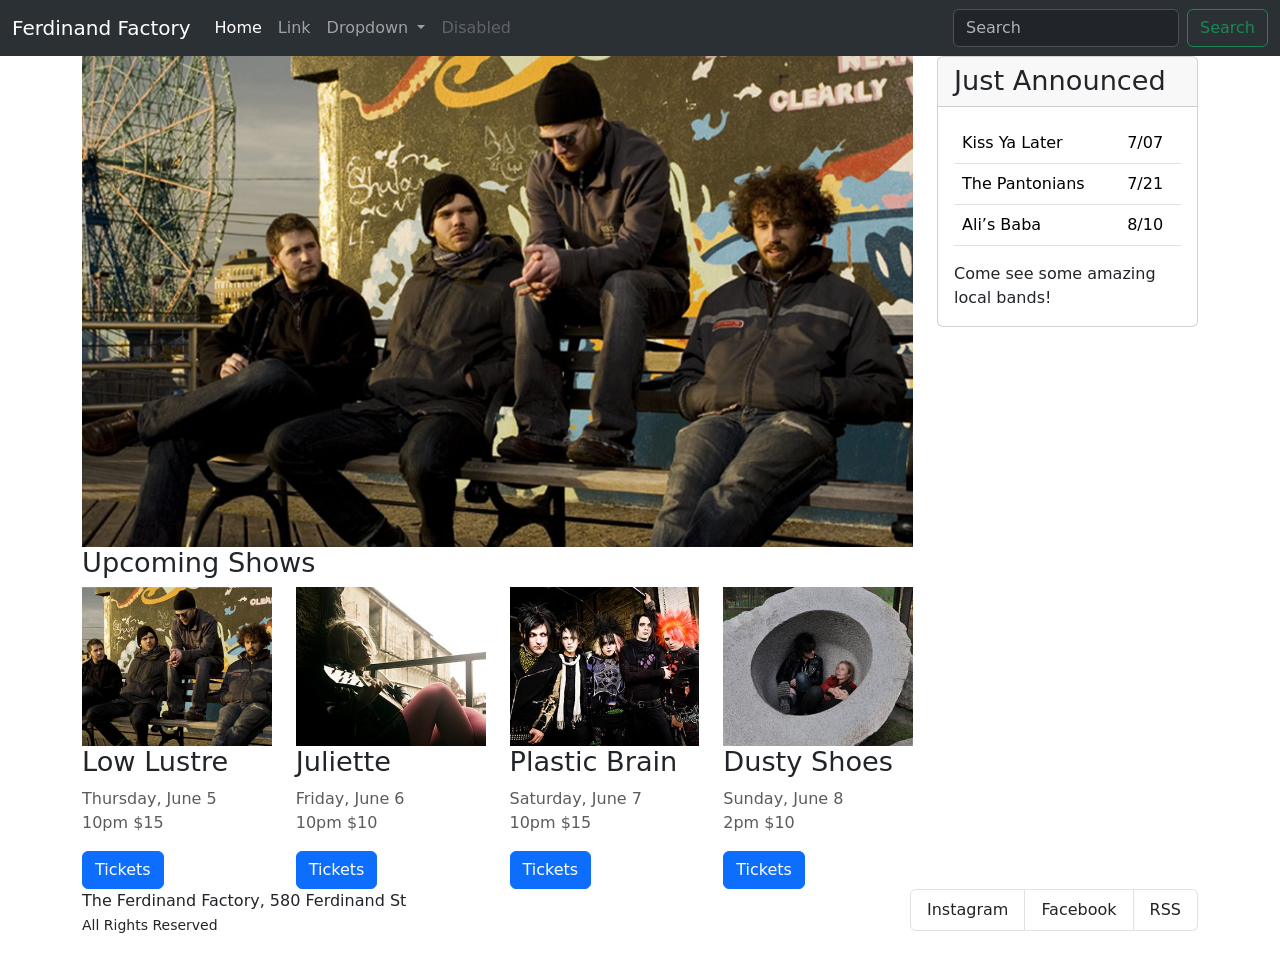
<file: Bootstrap More Grids/index.html>
<!DOCTYPE html>
<html lang="en">
<head>
	<meta charset="UTF-8">
	<meta name="viewport" content="width=device-width, initial-scale=1.0">
	<title>Ferdinand Factory</title>
	<link rel="stylesheet" href="css/bootstrap.min.css">
	<link rel="stylesheet" href="css/main.css">
	<script src="js/bootstrap.min.js"></script>
</head>
<body>

	<!-- NAVBAR -->
	<nav class="navbar navbar-expand-md bg-body-tertiary sticky-top" data-bs-theme="dark">
		<div class="container-fluid">
			<a class="navbar-brand" href="#">Ferdinand Factory</a>
			<button class="navbar-toggler" type="button" data-bs-toggle="collapse" data-bs-target="#navbarSupportedContent" aria-controls="navbarSupportedContent" aria-expanded="false" aria-label="Toggle navigation">
				<span class="navbar-toggler-icon"></span>
			</button>
			<div class="collapse navbar-collapse" id="navbarSupportedContent">
				<ul class="navbar-nav me-auto mb-2 mb-lg-0">
					<li class="nav-item">
						<a class="nav-link active" aria-current="page" href="#">Home</a>
					</li>
					<li class="nav-item">
						<a class="nav-link" href="#">Link</a>
					</li>
					<li class="nav-item dropdown">
						<a class="nav-link dropdown-toggle" href="#" role="button" data-bs-toggle="dropdown" aria-expanded="false">
							Dropdown
						</a>
						<ul class="dropdown-menu">
							<li><a class="dropdown-item" href="#">Action</a></li>
							<li><a class="dropdown-item" href="#">Another action</a></li>
							<li><hr class="dropdown-divider"></li>
							<li><a class="dropdown-item" href="#">Something else here</a></li>
						</ul>
					</li>
					<li class="nav-item">
						<a class="nav-link disabled" aria-disabled="true">Disabled</a>
					</li>
				</ul>
				<form class="d-flex" role="search">
					<input class="form-control me-2" type="search" placeholder="Search" aria-label="Search">
					<button class="btn btn-outline-success" type="submit">Search</button>
				</form>
			</div>
		</div>
	</nav>
	<!-- NAVBAR -->

	<div class="container">

		<!-- MAJOR HEADING -->
		<div class="row">
			<div class="col-lg-8 col-xl-9">

				<img class="d-none d-md-block" src="img/large-low-lustre.jpg">

				<!-- UPCOMING SHOWS -->
				<h2>Upcoming Shows</h2>
				<div class="row">

					<div class="col-6 col-sm-3">
						<img src="img/small-low-lustre.jpg">
						<h2>Low Lustre</h2>
						<p class="text-muted">Thursday, June 5<br>10pm $15</p>
						<a href="#" class="btn btn-primary">Tickets</a>
					</div>

					<div class="col-6 col-sm-3">
						<img src="img/small-juliette.jpg">
						<h2>Juliette</h2>
						<p class="text-muted">Friday, June 6<br>10pm $10</p>
						<a href="#" class="btn btn-primary">Tickets</a>
					</div>

					<div class="col-6 col-sm-3">
						<img src="img/small-plastic-brain.jpg">
						<h2>Plastic Brain</h2>
						<p class="text-muted">Saturday, June 7<br>10pm $15</p>
						<a href="#" class="btn btn-primary">Tickets</a>
					</div>

					<div class="col-6 col-sm-3">
						<img src="img/small-dusty-shoes.jpg">
						<h2>Dusty Shoes</h2>
						<p class="text-muted">Sunday, June 8<br>2pm $10</p>
						<a href="#" class="btn btn-primary">Tickets</a>
					</div>

				</div>
				<!-- END UPCOMING SHOWS -->

			</div>

			<!-- JUST ANNOUNCED -->
			<div class="col">
				<div class="card">
					<h2 class="card-header">
						Just Announced
					</h2>
					<div class="card-body">
						<table class="table">
							<tr>
								<td>Kiss Ya Later</td>
								<td>7/07</td>
							</tr>
							<tr>
								<td>The Pantonians</td>
								<td>7/21</td>
							</tr>
							<tr>
								<td>Ali’s Baba</td>
								<td>8/10</td>
							</tr>
						</table>
						Come see some amazing local bands!
					</div>
				</div>
			</div>
			<!-- END JUST ANNOUNCED -->

		</div>

		<!-- FOOTER -->
		<footer class="row">
			<div class="col">
				<p>
					The Ferdinand Factory, 580 Ferdinand St<br>
					<small>All Rights Reserved</small>
				</p>
			</div>
			<div class="col flex-grow-0">
				<div class="list-group list-group-horizontal">
					<a href="#" class="list-group-item list-group-item-action">Instagram</a>
					<a href="#" class="list-group-item list-group-item-action">Facebook</a>
					<a href="#" class="list-group-item list-group-item-action">RSS</a>
				</div>
			</div>
		</footer>
		<!-- END FOOTER -->

	</div>
</body>
</html>
</file>
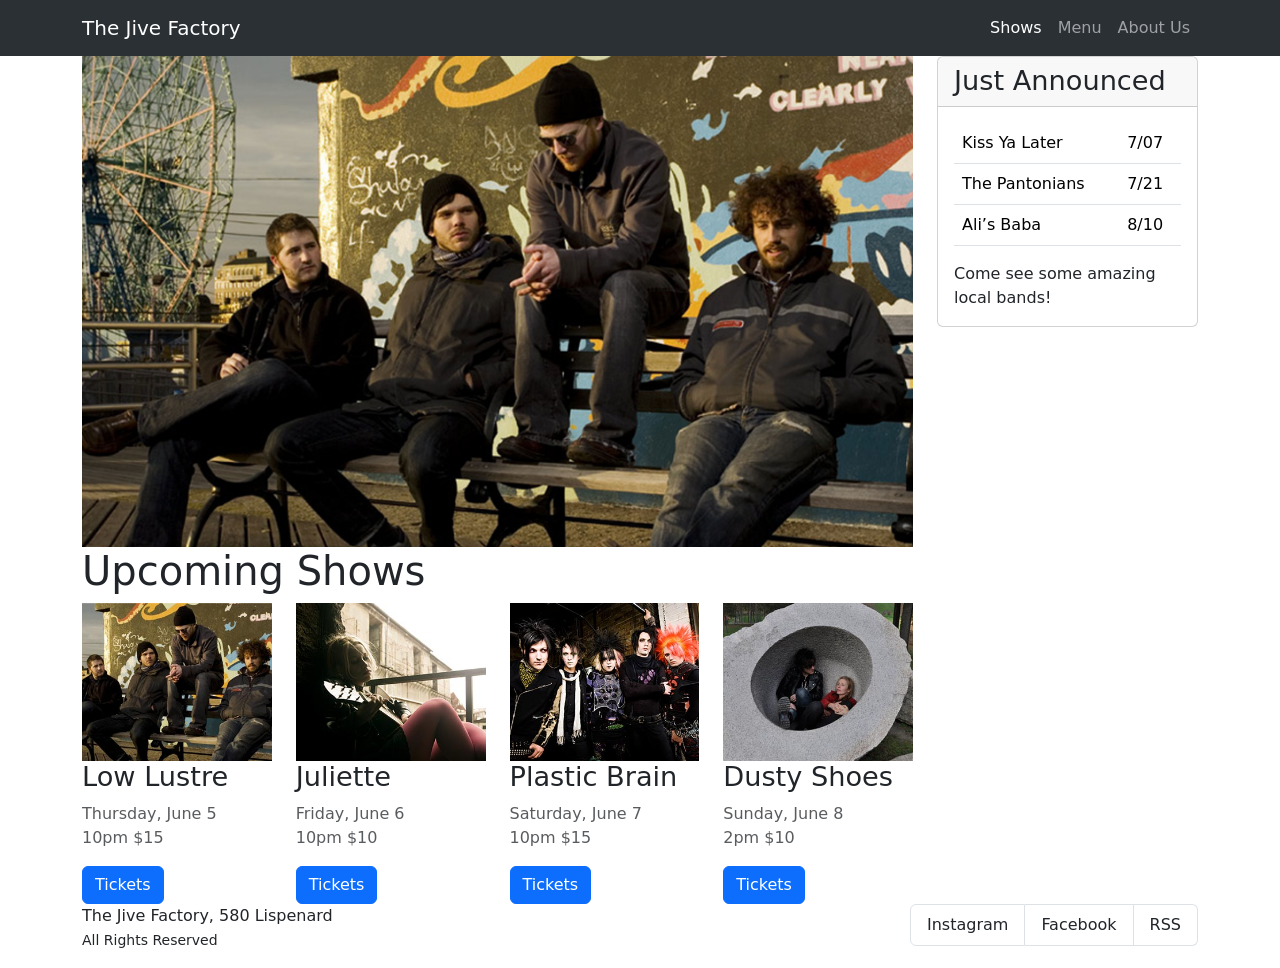
<file: Bootstrap Spacing and Layout/index.html>
<!DOCTYPE html>
<html lang="en">
<head>
	<meta charset="UTF-8">
	<meta name="viewport" content="width=device-width, initial-scale=1.0">
	<title></title>
	<link rel="stylesheet" href="css/bootstrap.min.css">
	<link rel="stylesheet" href="css/main.css">
</head>
<body>
	<nav class="navbar navbar-expand-sm bg-body-tertiary sticky-top" data-bs-theme="dark">
		<div class="container">
			<a class="navbar-brand" href="#">The Jive Factory</a>
			<button class="navbar-toggler" type="button" data-bs-toggle="collapse" data-bs-target="#navbarSupportedContent" aria-controls="navbarSupportedContent" aria-expanded="false" aria-label="Toggle navigation">
				<span class="navbar-toggler-icon"></span>
			</button>
			<div class="collapse navbar-collapse" id="navbarSupportedContent">
				<ul class="navbar-nav ms-auto">
					<li class="nav-item">
						<a class="nav-link active" aria-current="page" href="#">Shows</a>
					</li>
					<li class="nav-item">
						<a class="nav-link" href="#">Menu</a>
					</li>
					<li class="nav-item">
						<a class="nav-link" href="#">About Us</a>
					</li>
				</ul>
			</div>
		</div>
	</nav>
	<div class="container">
		<div class="row">
			<div class="col-lg-8 col-xl-9">
				<img class="d-none d-lg-block" src="img/large-low-lustre.jpg">
				<h1>Upcoming Shows</h1>
				<div class="row">
					<div class="col-sm-6 col-xl-3">
						<img src="img/small-low-lustre.jpg" class="w-100">
						<h2>Low Lustre</h2>
						<p class="text-muted">Thursday, June 5<br>10pm $15</p>
						<a href="#" class="btn btn-primary">Tickets</a>
					</div>
					<div class="col-sm-6 col-xl-3">
						<img src="img/small-juliette.jpg" class="w-100">
						<h2>Juliette</h2>
						<p class="text-muted">Friday, June 6<br>10pm $10</p>
						<a href="#" class="btn btn-primary">Tickets</a>
					</div>
					<div class="col-sm-6 col-xl-3">
						<img src="img/small-plastic-brain.jpg" class="w-100">
						<h2>Plastic Brain</h2>
						<p class="text-muted">Saturday, June 7<br>10pm $15</p>
						<a href="#" class="btn btn-primary">Tickets</a>
					</div>
					<div class="col-sm-6 col-xl-3">
						<img src="img/small-dusty-shoes.jpg" class="w-100">
						<h2>Dusty Shoes</h2>
						<p class="text-muted">Sunday, June 8<br>2pm $10</p>
						<a href="#" class="btn btn-primary">Tickets</a>
					</div>
				</div>
			</div>
			<div class="col">
				<div class="card">
					<h2 class="card-header">
						Just Announced
					</h2>
					<div class="card-body">
						<table class="table">
							<tr>
								<td>Kiss Ya Later</td>
								<td>7/07</td>
							</tr>
							<tr>
								<td>The Pantonians</td>
								<td>7/21</td>
							</tr>
							<tr>
								<td>Ali’s Baba</td>
								<td>8/10</td>
							</tr>
						</table>
						Come see some amazing local bands!
					</div>
				</div>
			</div>
		</div>
		<footer class="row">
			<div class="col">
				<p>
					The Jive Factory, 580 Lispenard<br>
					<small>All Rights Reserved</small>
				</p>
			</div>
			<div class="col flex-grow-0">
				<div class="list-group list-group-horizontal">
					<a href="#" class="list-group-item list-group-item-action">Instagram</a>
					<a href="#" class="list-group-item list-group-item-action">Facebook</a>
					<a href="#" class="list-group-item list-group-item-action">RSS</a>
				</div>
			</div>
		</footer>
	</div>
	<script src="js/bootstrap.min.js"></script>
</body>
</html>
</file>
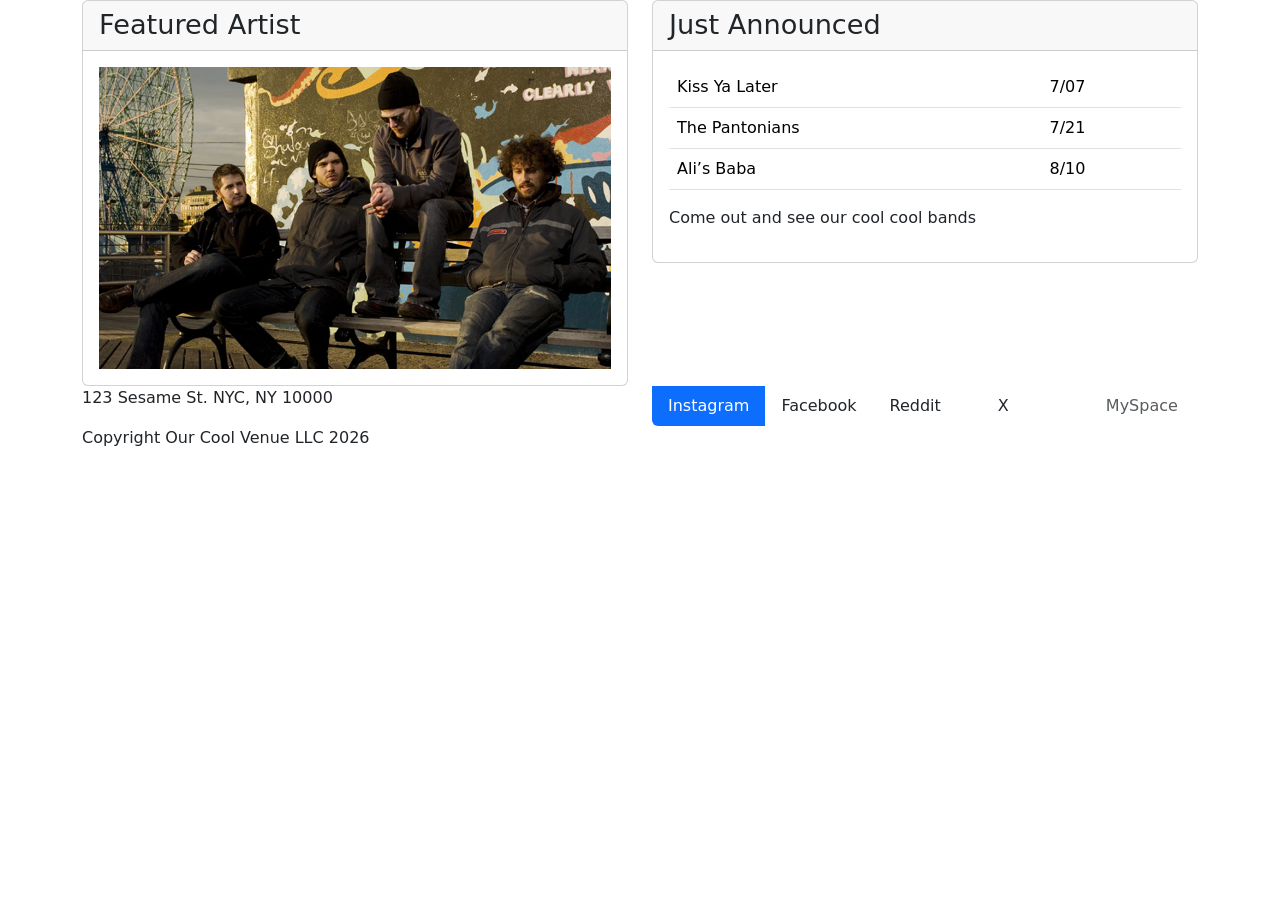
<file: Bootstrap Starter/index.html>
<!DOCTYPE html>
<html lang="en">
<head>
	<meta charset="UTF-8">
	<meta name="viewport" content="width=device-width, initial-scale=1.0">
	<title></title>
	<link rel="stylesheet" href="css/bootstrap.min.css">
	<link rel="stylesheet" href="css/main.css">
	<!-- <script defer src="js/bootstrap.min.js"></script> -->
</head>
<body>
	<div class="container">
		<div class="row">

			<div class="col-12 col-md-6">

				<div class="card">

					<h2 class="card-header">Featured Artist</h2>
	
					<div class="card-body">
						<img src="img/large-low-lustre.jpg" alt="low lustre">
					</div>

				</div>

			</div>

			<div class="col-12 col-md-6">

				<div class="card">
					<h2 class="card-header">Just Announced</h2>
					<div class="card-body">
						<table class="table">
							<tr>
								<td>Kiss Ya Later</td>
								<td>7/07</td>
							</tr>
							<tr>
								<td>The Pantonians</td>
								<td>7/21</td>
							</tr>
							<tr>
								<td>Ali’s Baba</td>
								<td>8/10</td>
							</tr>
						</table>
						<p>Come out and see our cool cool bands</p>
					</div>
				</div>
				
			</div>
			
		</div>

		<footer class="row">
			<div class="col col-md-6">
				<p>123 Sesame St. NYC, NY 10000</p>
				<p>Copyright Our Cool Venue LLC 2026</p>
			</div>

			<div class="col col-md-6">
				<div class="list-group footer-links list-group-horizontal flex-grow-0">
					<a href="#" class="list-group-item list-group-item-action active" aria-current="true">
						Instagram
					</a>
					<a href="#" class="list-group-item list-group-item-action">Facebook</a>
					<a href="#" class="list-group-item list-group-item-action">Reddit</a>
					<a href="#" class="list-group-item list-group-item-action">X</a>
					<a href="#" class="list-group-item list-group-item-action disabled" tabindex="-1" aria-disabled="true">MySpace</a>
				</div>
			</div>
		</footer>
	</body>
</html>
</file>
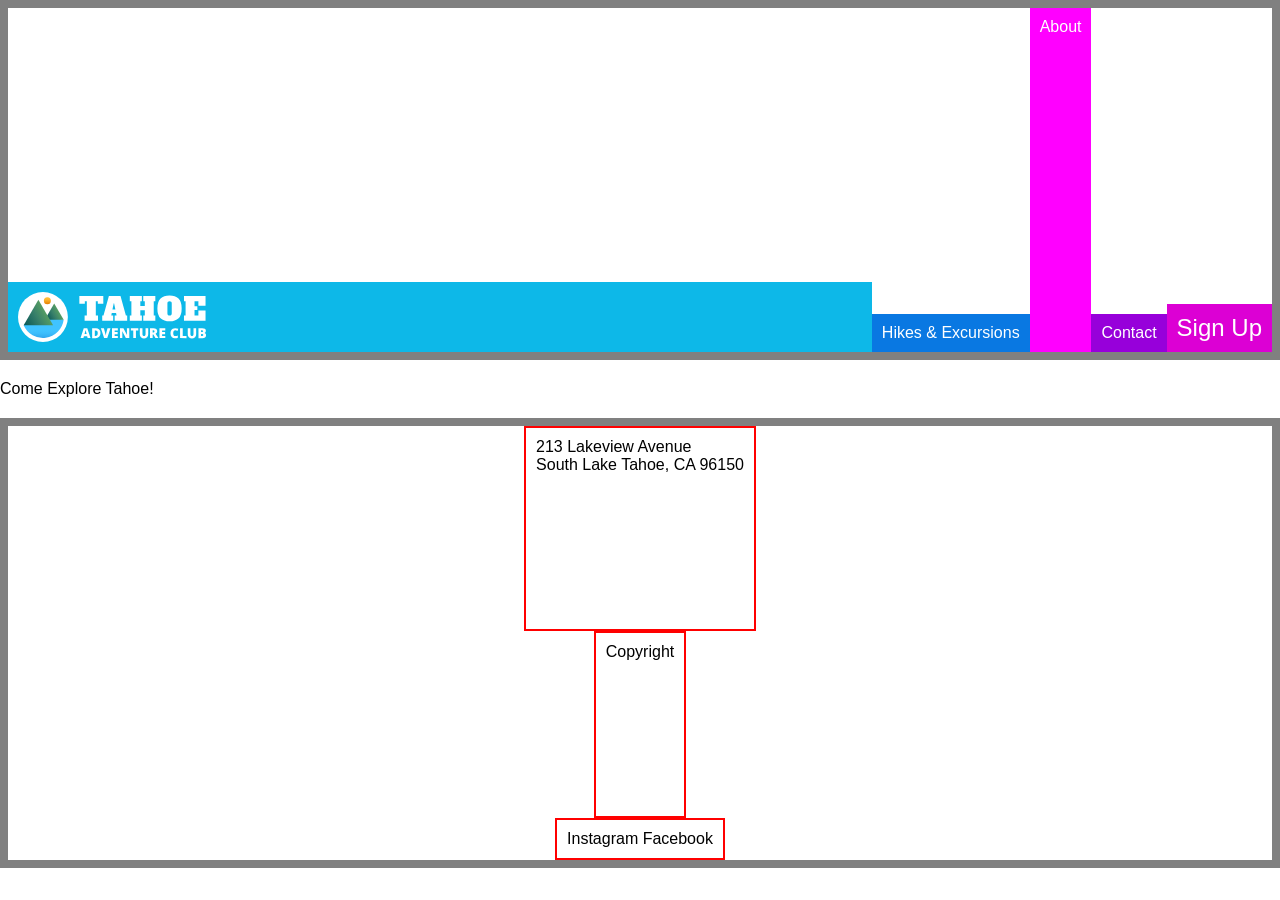
<file: Flexbox Intro/index.html>
<!DOCTYPE html>
<html lang="en">
<head>
	<meta charset="UTF-8">
	<meta name="viewport" content="width=device-width, initial-scale=1.0">
	<title>Tahoe Adventure Club</title>
	<link rel="stylesheet" href="css/main.css">
</head>
<body>

	<ul class="navbar">
		<li class="logo"><img src="img/tahoe-logo.svg"></li>
		<li class="hikes">Hikes & Excursions</li>
		<li class="about">About</li>
		<li class="contact">Contact</li>
		<li class="signup">Sign Up</li>
	</ul>

	Come Explore Tahoe!

	<footer>
		<div class="address">
			213 Lakeview Avenue<br>
			South Lake Tahoe, CA 96150
		</div>
		<div class="copyright">Copyright</div>
		<div class="social">Instagram Facebook</div>
	</footer>

</body>
</html>
</file>
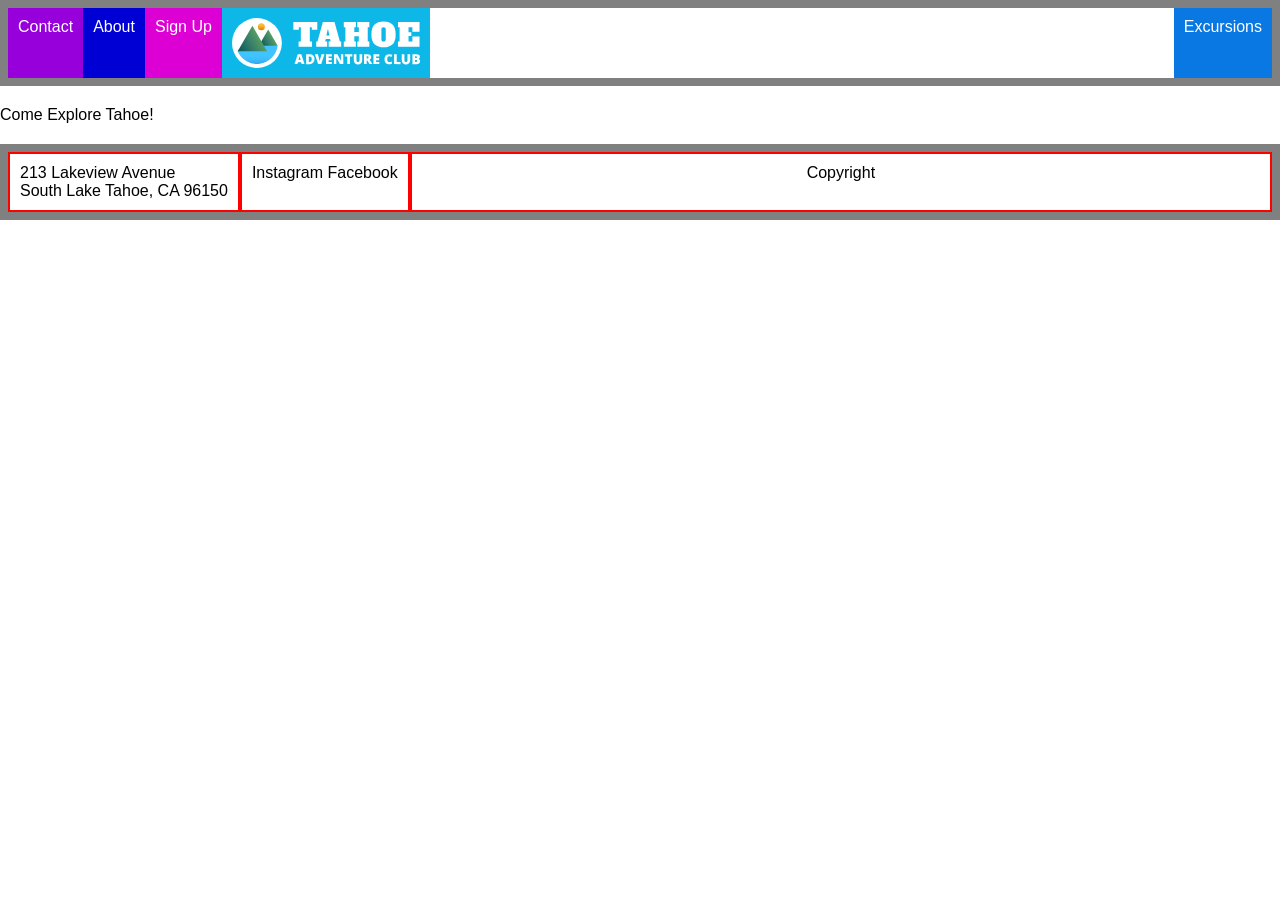
<file: Flexbox Reorder Content/index.html>
<!DOCTYPE html>
<html lang="en">
<head>
	<meta charset="UTF-8">
	<meta name="viewport" content="width=device-width, initial-scale=1.0">
	<title>Tahoe Adventure Club</title>
	<link rel="stylesheet" href="css/main.css">
</head>
<body>

	<ul class="navbar">
		<li class="logo"><img src="img/tahoe-logo.svg"></li>
		<li class="signup">Sign Up</li>
		<li class="excursions">Excursions</li>
		<li class="about">About</li>
		<li class="contact">Contact</li>
	</ul>

	Come Explore Tahoe!

	<footer>
		<div class="address">
			213 Lakeview Avenue<br>
			South Lake Tahoe, CA 96150
		</div>
		<div class="social">Instagram Facebook</div>
		<div class="copyright">Copyright</div>
	</footer>

</body>
</html>
</file>
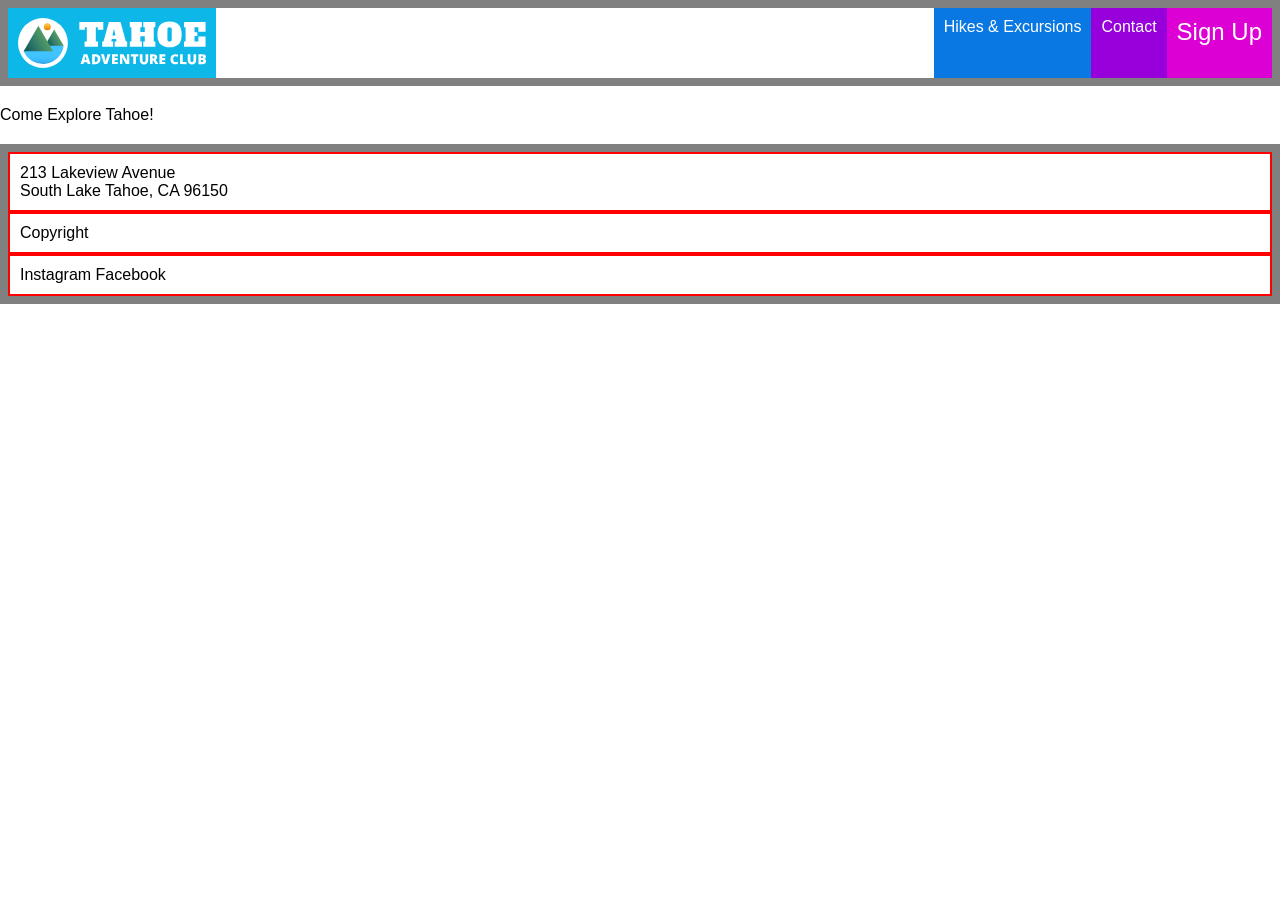
<file: Flexbox Size Alignment/index.html>
<!DOCTYPE html>
<html lang="en">
<head>
	<meta charset="UTF-8">
	<meta name="viewport" content="width=device-width, initial-scale=1.0">
	<title>Tahoe Adventure Club</title>
	<link rel="stylesheet" href="css/main.css">
</head>
<body>

	<ul class="navbar">
		<li class="logo"><img src="img/tahoe-logo.svg"></li>
		<li class="hikes">Hikes & Excursions</li>
		<li class="contact">Contact</li>
		<li class="signup">Sign Up</li>
	</ul>

	Come Explore Tahoe!

	<footer>
		<div class="address">
			213 Lakeview Avenue<br>
			South Lake Tahoe, CA 96150
		</div>
		<div class="copyright">Copyright</div>
		<div class="social">Instagram Facebook</div>
	</footer>

</body>
</html>
</file>
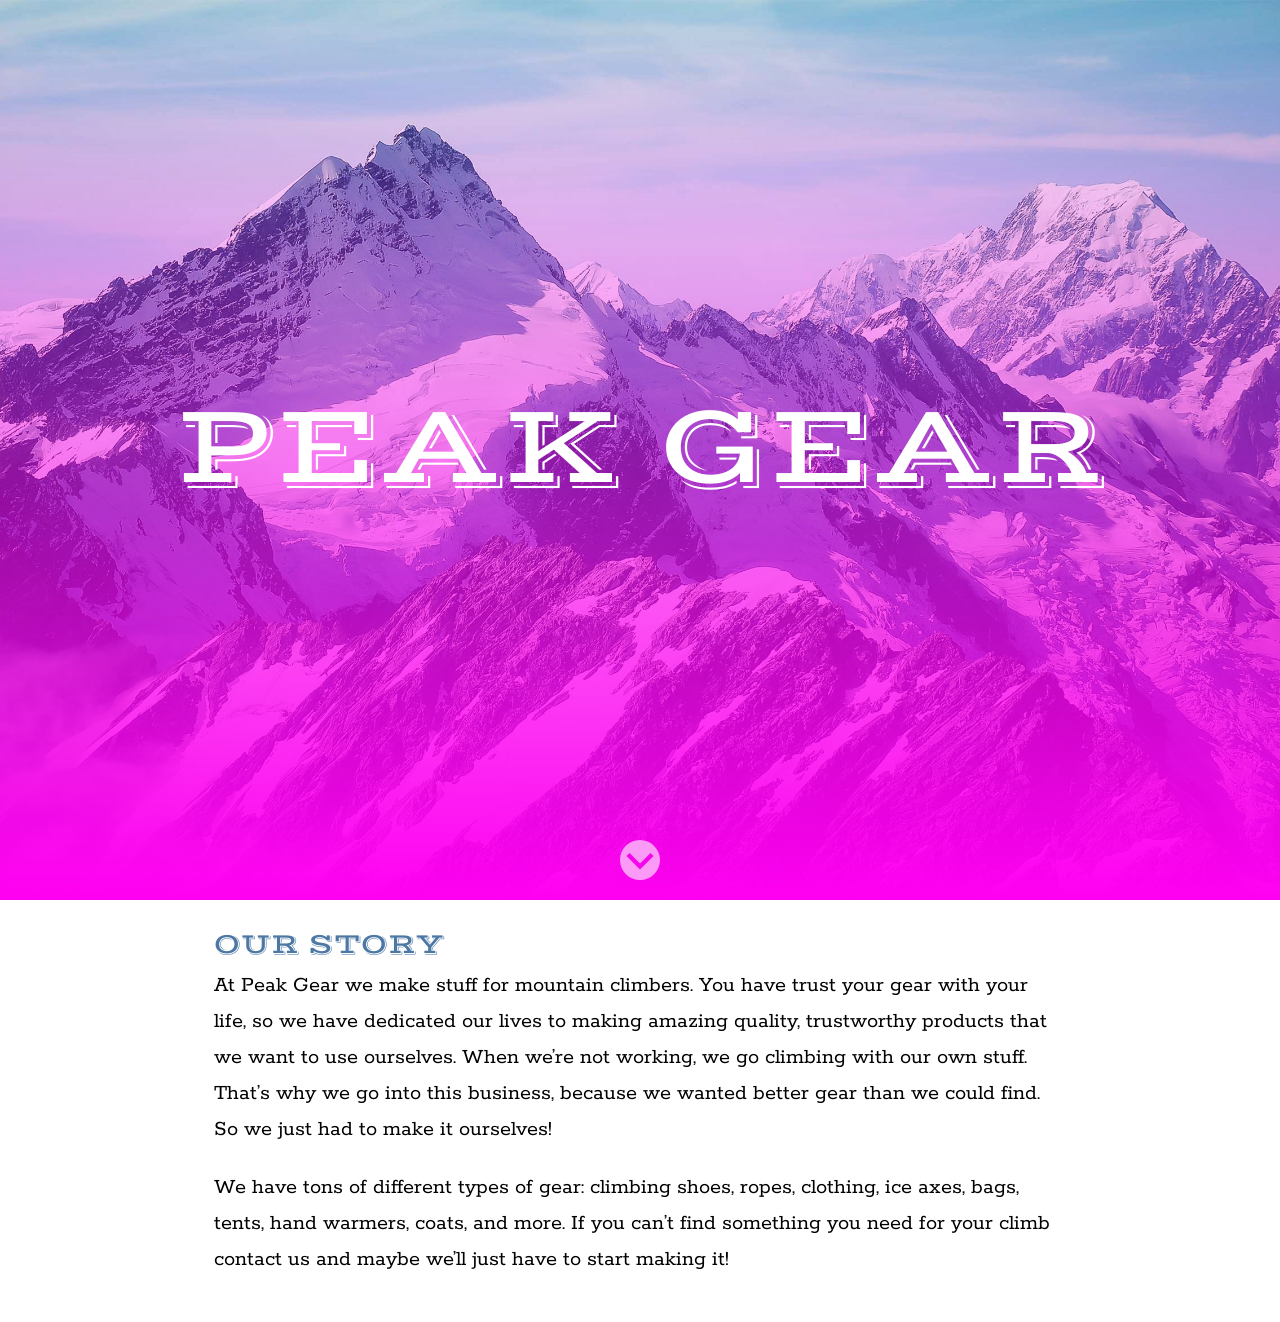
<file: Flexbox Vertical Centering/index.html>
<!DOCTYPE html>
<html lang="en">
<head>
	<meta charset="UTF-8">
	<meta name="viewport" content="width=device-width, initial-scale=1.0">
	<title>Peak Gear | For Mountain Climbers</title>
	<link rel="preconnect" href="https://fonts.googleapis.com"> 
	<link rel="preconnect" href="https://fonts.gstatic.com" crossorigin> 
	<link href="https://fonts.googleapis.com/css2?family=Rokkitt&family=Vast+Shadow&display=auto" rel="stylesheet">
	<link rel="stylesheet" href="css/main.css">
</head>
<body>
	<header>
		<h1>Peak Gear</h1>
		<a href="#main" class="scroll-down"><img src="img/down-arrow-circle.svg" alt="Scroll Down"></a>
	</header>
	<main id="main">
		<h2>Our Story</h2>
		<p>At Peak Gear we make stuff for mountain climbers. You have trust your gear with your life, so we have dedicated our lives to making amazing quality, trustworthy products that we want to use ourselves. When we’re not working, we go climbing with our own stuff. That’s why we go into this business, because we wanted better gear than we could find. So we just had to make it ourselves!</p>
		<p>We have tons of different types of gear: climbing shoes, ropes, clothing, ice axes, bags, tents, hand warmers, coats, and more. If you can’t find something you need for your climb contact us and maybe we’ll just have to start making it!</p>
	</main>
</body>
</html>
</file>
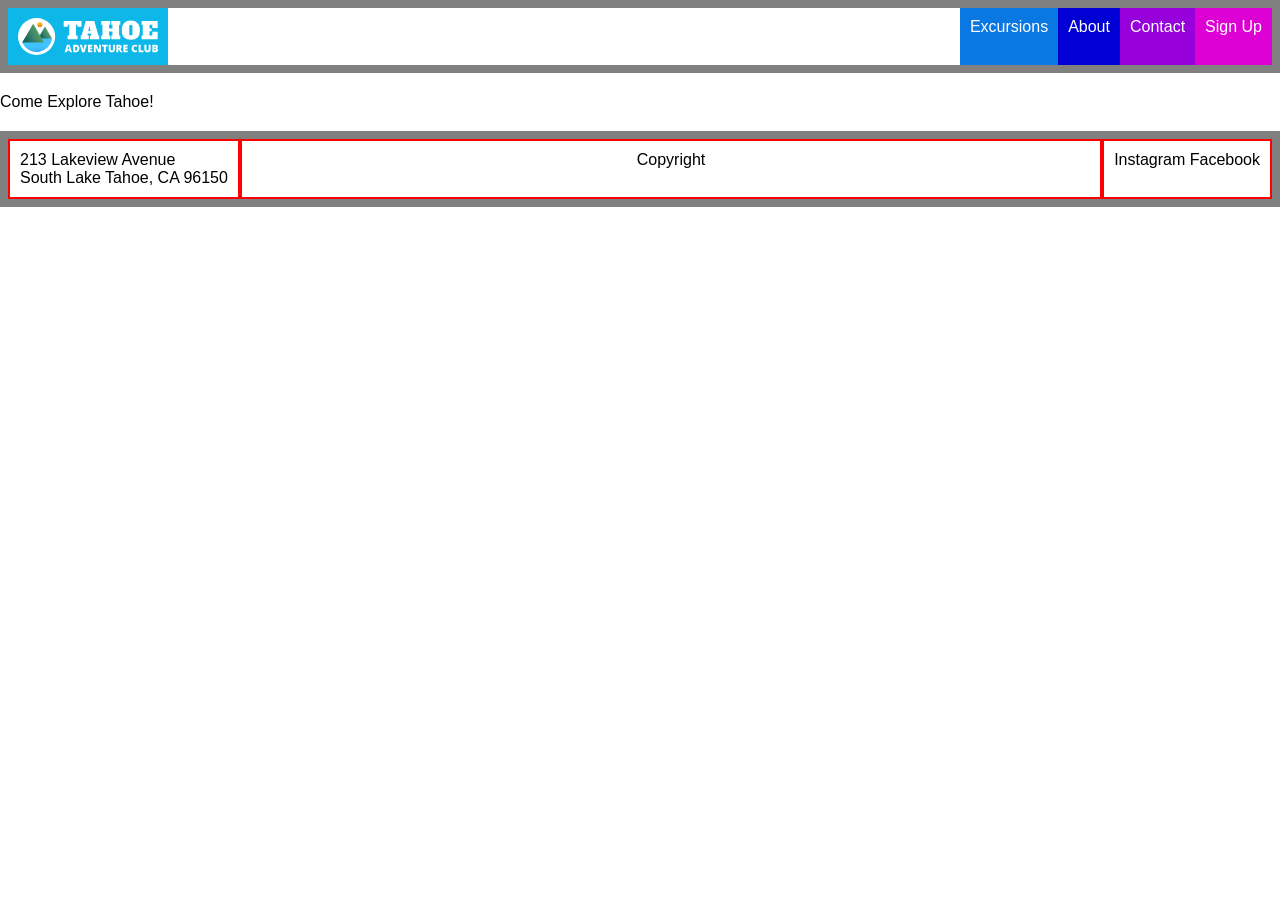
<file: Flexbox Wrapping/index.html>
<!DOCTYPE html>
<html lang="en">
<head>
	<meta charset="UTF-8">
	<meta name="viewport" content="width=device-width, initial-scale=1.0">
	<title>Tahoe Adventure Club</title>
	<link rel="stylesheet" href="css/main.css">
</head>
<body>

	<ul class="navbar">
		<li class="logo"><img src="img/tahoe-logo.svg"></li>
		<li class="excursions">Excursions</li>
		<li class="about">About</li>
		<li class="contact">Contact</li>
		<li class="signup">Sign Up</li>
	</ul>

	Come Explore Tahoe!

	<footer>
		<div class="address">
			213 Lakeview Avenue<br>
			South Lake Tahoe, CA 96150
		</div>
		<div class="copyright">Copyright</div>
		<div class="social">Instagram Facebook</div>
	</footer>

</body>
</html>
</file>
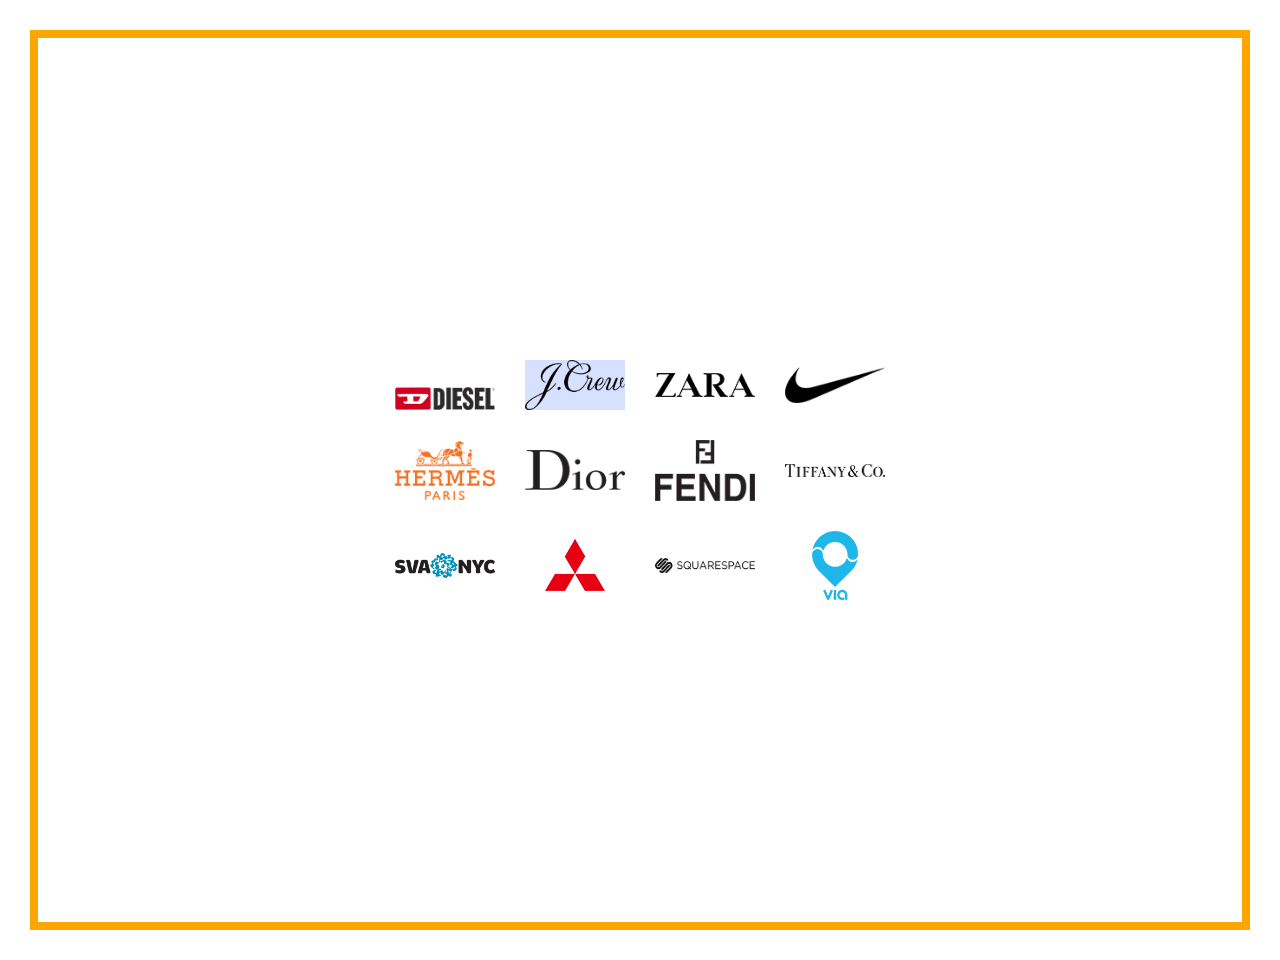
<file: Grid Alignment and Order/index.html>
<!DOCTYPE html>
<html lang="en">
<head>
	<meta charset="UTF-8">
	<meta name="viewport" content="width=device-width, initial-scale=1.0">
	<title>Grid Alignment & Order</title>
	<link rel="stylesheet" href="css/main.css">
</head>
<body>

	<div class="gallery">
		
		<div class="logo-wrapper">
			<img src="img/jcrew.png" class="jcrew" 
				 srcset="img/jcrew.png 1x, img/jcrew@2x.png 2x">
		</div>
		
		<img src="img/diesel.png" class="diesel" 
			 srcset="img/diesel.png 1x, img/diesel@2x.png 2x">
		
		<img src="img/zara.png" class="zara" 
			 srcset="img/zara.png 1x, img/zara@2x.png 2x">
		
		<img src="img/nike.png" class="nike" 
			 srcset="img/nike.png 1x, img/nike@2x.png 2x">
		
		<img src="img/hermes.png" class="hermes" 
			 srcset="img/hermes.png 1x, img/hermes@2x.png 2x">
		
		<img src="img/dior.png" class="dior" 
			 srcset="img/dior.png 1x, img/dior@2x.png 2x">
		
		<img src="img/fendi.png" class="fendi" 
			 srcset="img/fendi.png 1x, img/fendi@2x.png 2x">
		
		<img src="img/tiffany.png" class="tiffany" 
			 srcset="img/tiffany.png 1x, img/tiffany@2x.png 2x">
		
		<img src="img/sva.png" class="sva" 
			 srcset="img/sva.png 1x, img/sva@2x.png 2x">
		
		<img src="img/mitsubishi.png" class="mitsubishi" 
			 srcset="img/mitsubishi.png 1x, img/mitsubishi@2x.png 2x">
		
		<img src="img/squarespace.png" class="squarespace" 
			 srcset="img/squarespace.png 1x, img/squarespace@2x.png 2x">
		
		<img src="img/via.png" class="via" 
			 srcset="img/via.png 1x, img/via@2x.png 2x">

	</div>

</body>
</html>
</file>
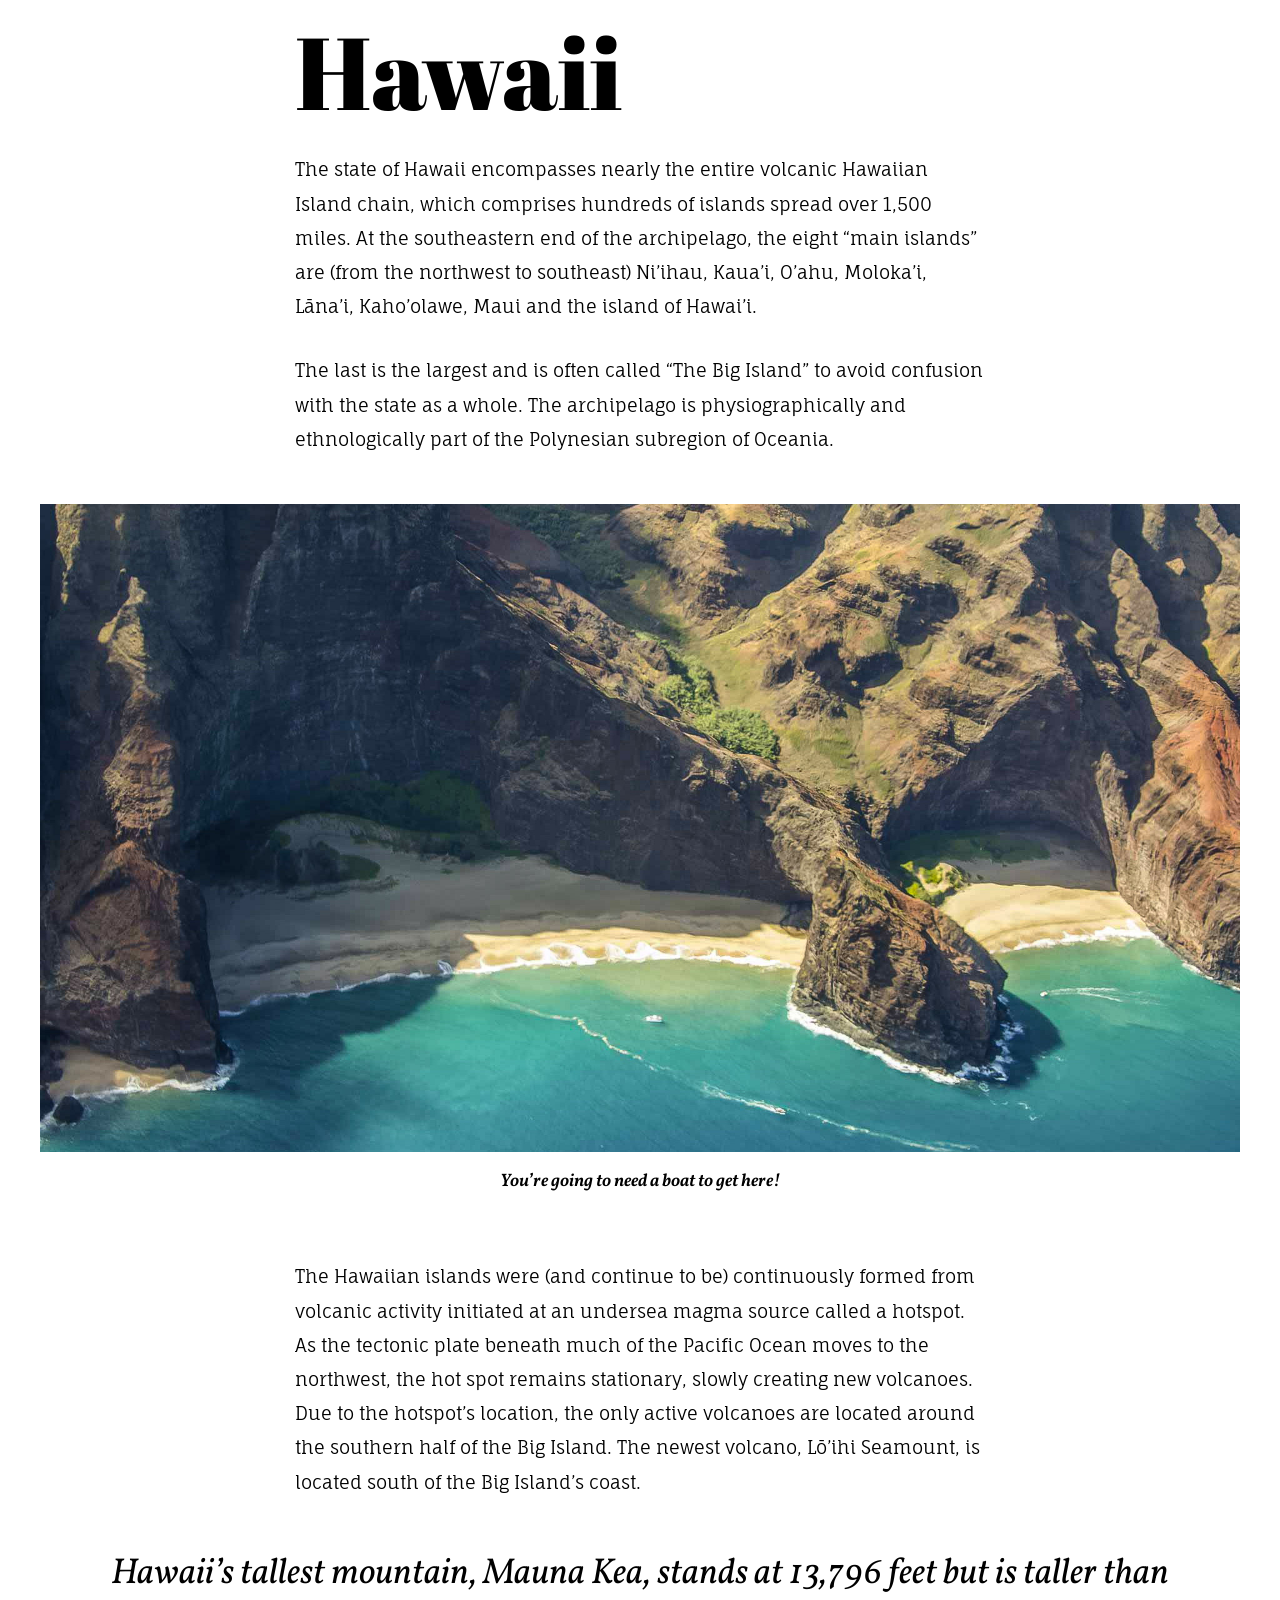
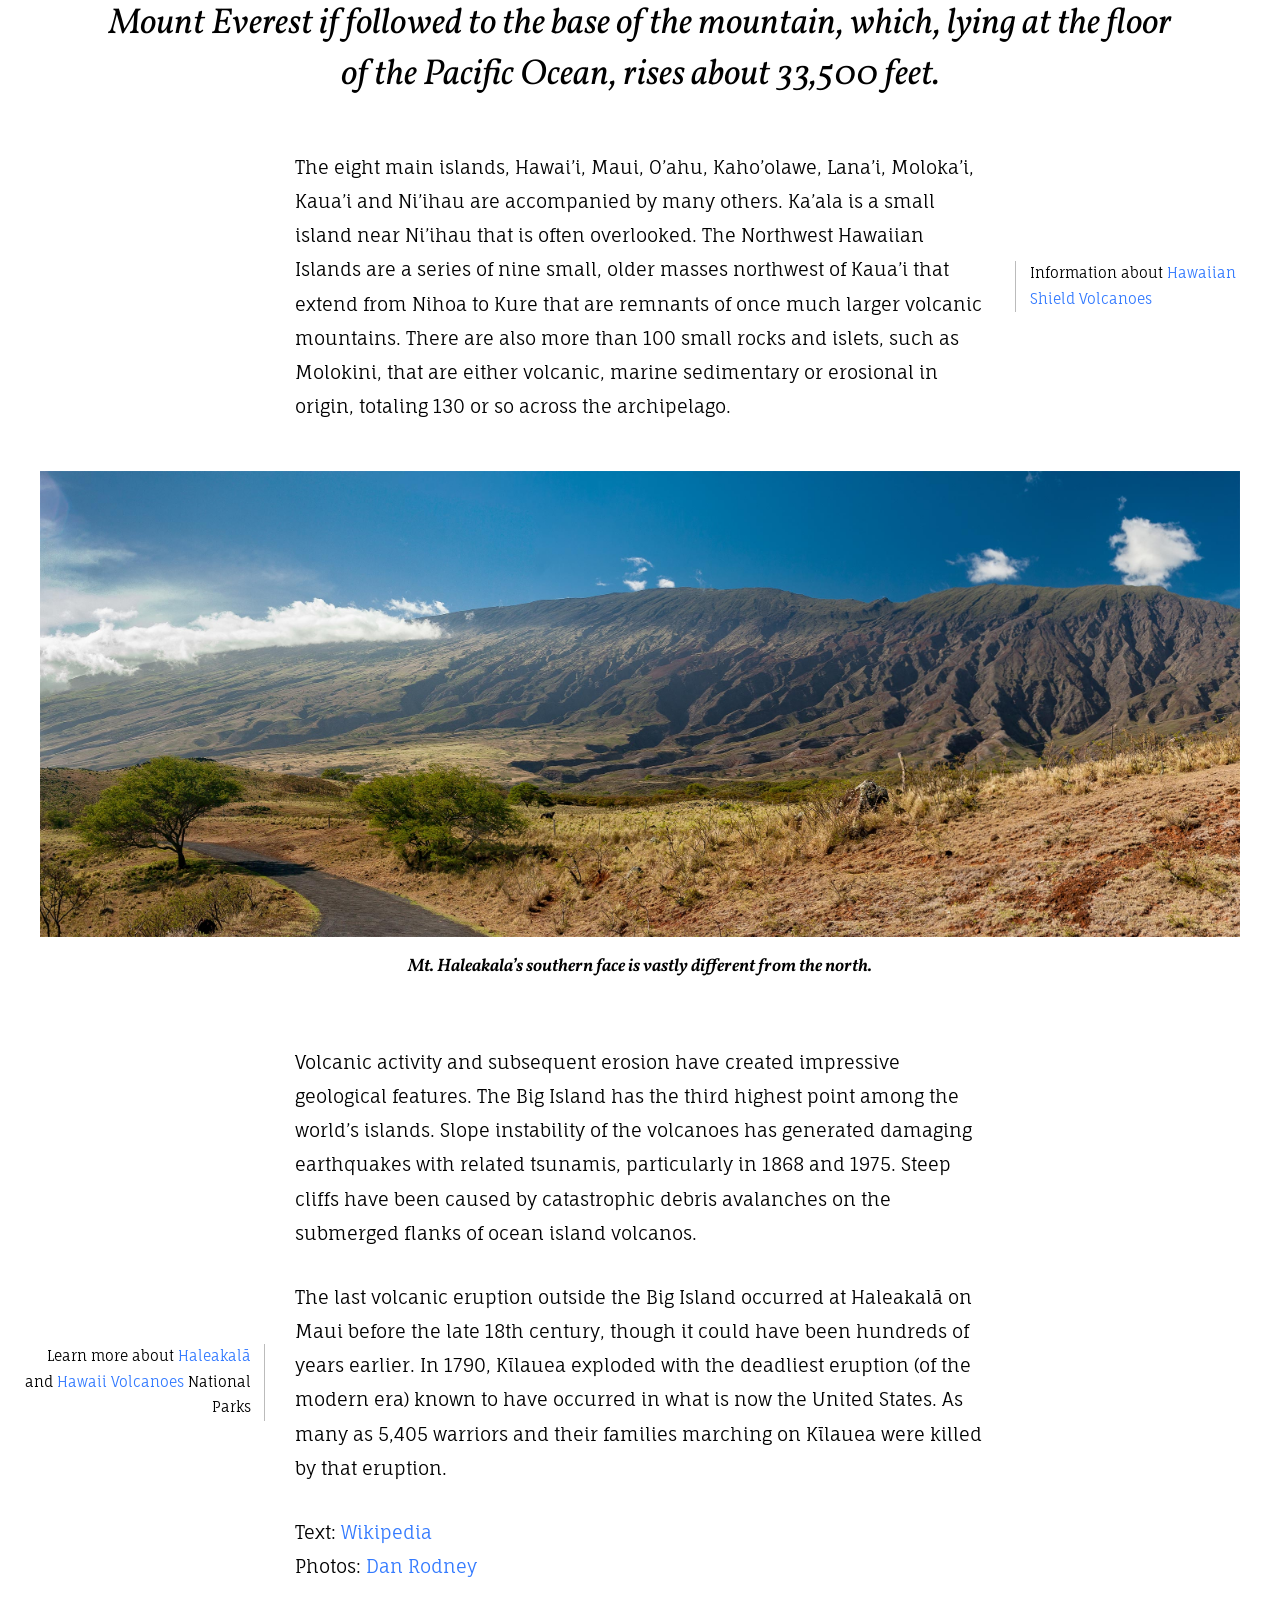
<file: Grid Article/index.html>
<!DOCTYPE html>
<html lang="en">
<head>
	<meta charset="UTF-8">
	<meta name="viewport" content="width=device-width, initial-scale=1.0">
	<title>Hawaii</title>
	<link rel="preconnect" href="https://fonts.googleapis.com"> 
	<link rel="preconnect" href="https://fonts.gstatic.com" crossorigin>
	<link href="https://fonts.googleapis.com/css2?family=Abril+Fatface&family=Fauna+One&family=Vollkorn:ital,wght@0,400;0,600;1,400;1,600&display=auto" rel="stylesheet">
	<link rel="stylesheet" href="css/main.css">
</head>
<body>

	<article class="page-layout">
		<h1>Hawaii</h1>

		<p>The state of Hawaii encompasses nearly the entire volcanic Hawaiian Island chain, which comprises hundreds of islands spread over 1,500 miles. At the southeastern end of the archipelago, the eight “main islands” are (from the northwest to southeast) Ni’ihau, Kaua’i, O’ahu, Moloka’i, Lāna’i, Kaho’olawe, Maui and the island of Hawai’i.</p>

		<p>The last is the largest and is often called “The Big Island” to avoid confusion with the state as a whole. The archipelago is physiographically and ethnologically part of the Polynesian subregion of Oceania.</p>

		<figure>
			<img src="img/coast.jpg" alt="Kaua’i Coastline">
			<figcaption>You’re going to need a boat to get here!</figcaption>
		</figure>

		<p>The Hawaiian islands were (and continue to be) continuously formed from volcanic activity initiated at an undersea magma source called a hotspot. As the tectonic plate beneath much of the Pacific Ocean moves to the northwest, the hot spot remains stationary, slowly creating new volcanoes. Due to the hotspot’s location, the only active volcanoes are located around the southern half of the Big Island. The newest volcano, Lō’ihi Seamount, is located south of the Big Island’s coast.</p> 

		<blockquote>
			<p>Hawaii’s tallest mountain, Mauna Kea, stands at 13,796 feet but is taller than Mount Everest if followed to the base of the mountain, which, lying at the floor of the Pacific Ocean, rises about 33,500 feet.</p>
		</blockquote>


		<p>The eight main islands, Hawai’i, Maui, O’ahu, Kaho’olawe, Lana’i, Moloka’i, Kaua’i and Ni’ihau are accompanied by many others. Ka’ala is a small island near Ni’ihau that is often overlooked. The Northwest Hawaiian Islands are a series of nine small, older masses northwest of Kaua’i that extend from Nihoa to Kure that are remnants of once much larger volcanic mountains. There are also more than 100 small rocks and islets, such as Molokini, that are either volcanic, marine sedimentary or erosional in origin, totaling 130 or so across the archipelago.</p>

		<aside class="right">
			<p>Information about <a href="http://www.soest.hawaii.edu/GG/HCV/haw_volc.html">Hawaiian Shield Volcanoes</a></p>
		</aside>

		<figure>
			<img src="img/panorama.jpg" alt="Mt. Haleakala">
			<figcaption>Mt. Haleakala’s southern face is vastly different from the north.</figcaption>
		</figure>

		<p>Volcanic activity and subsequent erosion have created impressive geological features. The Big Island has the third highest point among the world’s islands. Slope instability of the volcanoes has generated damaging earthquakes with related tsunamis, particularly in 1868 and 1975. Steep cliffs have been caused by catastrophic debris avalanches on the submerged flanks of ocean island volcanos.</p>

		<aside class="left">
			<p>Learn more about <a href="https://en.m.wikipedia.org/wiki/Haleakal%C4%81_National_Park">Haleakalā</a> and <a href="https://en.m.wikipedia.org/wiki/Hawai%CA%BBi_Volcanoes_National_Park">Hawaii Volcanoes</a> National Parks</p>
		</aside>

		<p>The last volcanic eruption outside the Big Island occurred at Haleakalā on Maui before the late 18th century, though it could have been hundreds of years earlier. In 1790, Kīlauea exploded with the deadliest eruption (of the modern era) known to have occurred in what is now the United States. As many as 5,405 warriors and their families marching on Kīlauea were killed by that eruption.</p>

		<p>
			Text: <a href="https://en.m.wikipedia.org/wiki/Hawaii" target="_blank">Wikipedia</a>
			<br>
			Photos: <a href="https://www.danrodney.com" target="_blank">Dan Rodney</a>
		</p>
	</article>

</body>
</html>
</file>
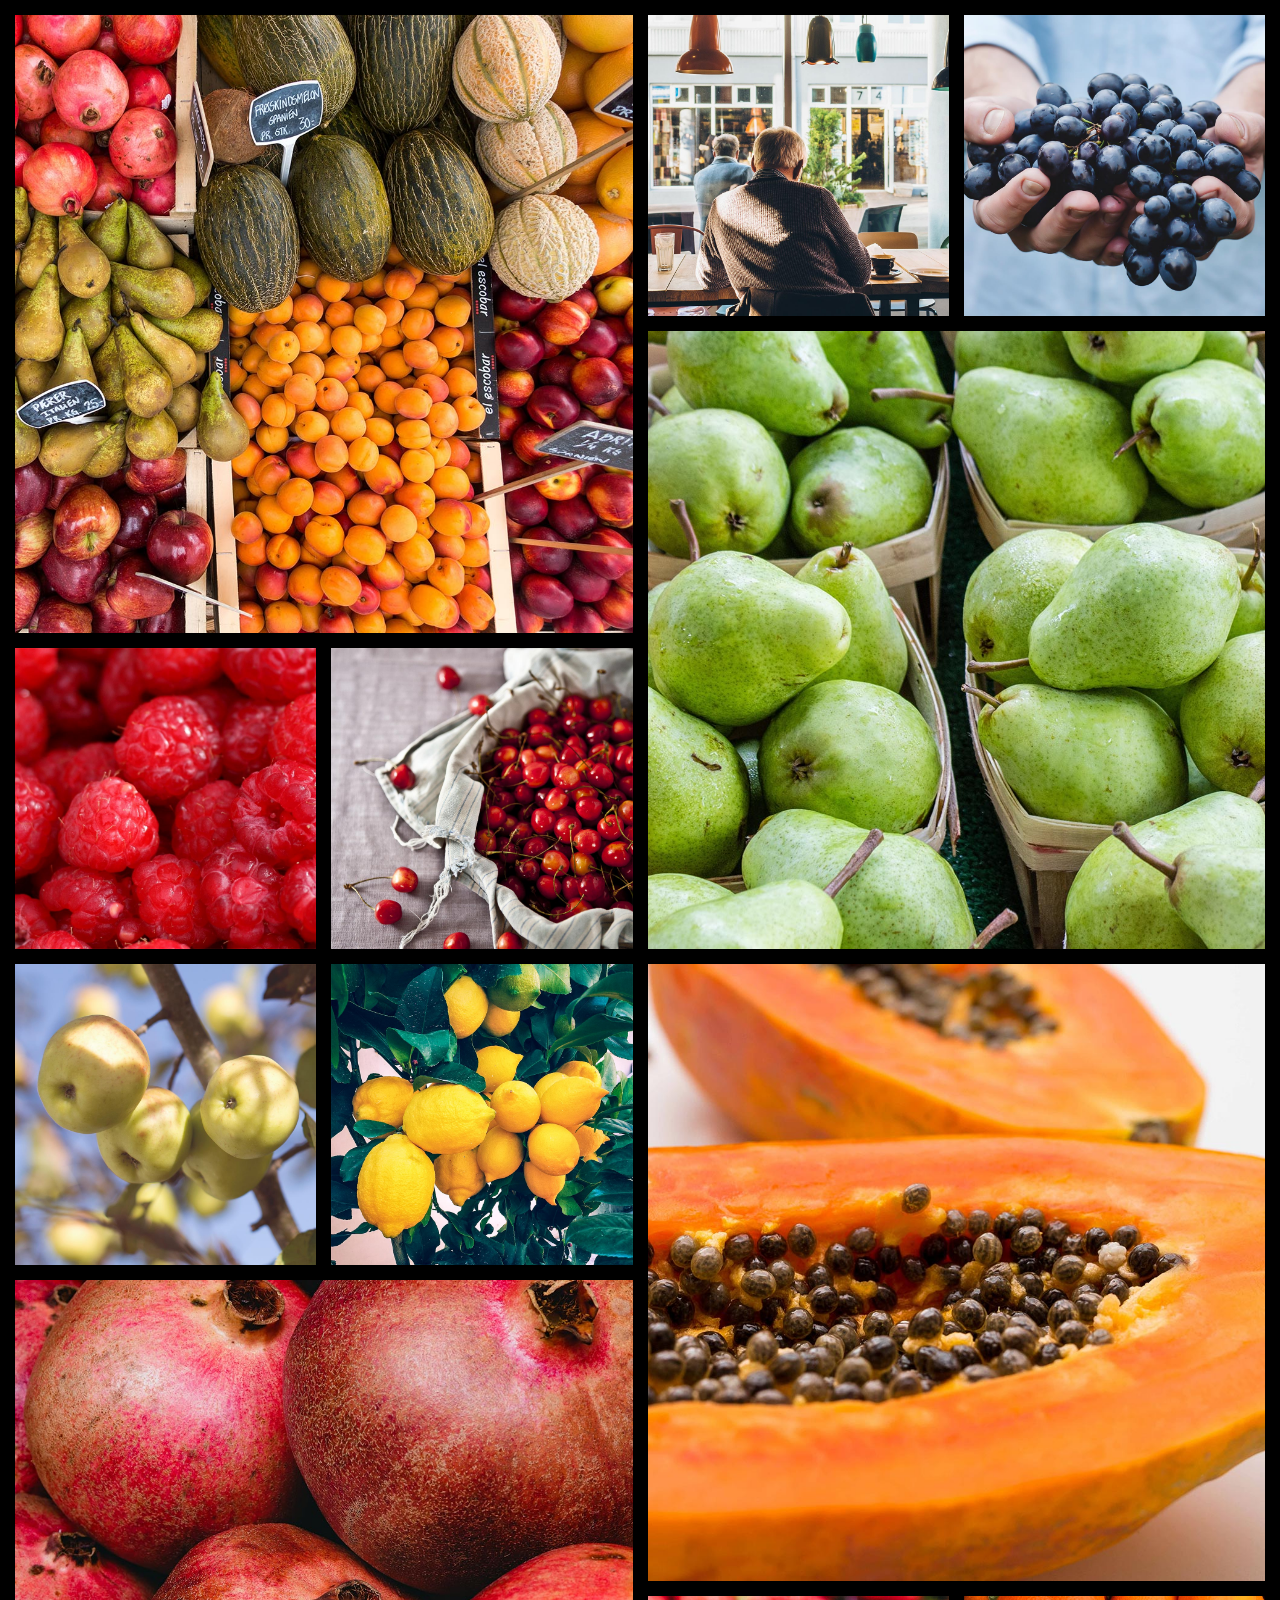
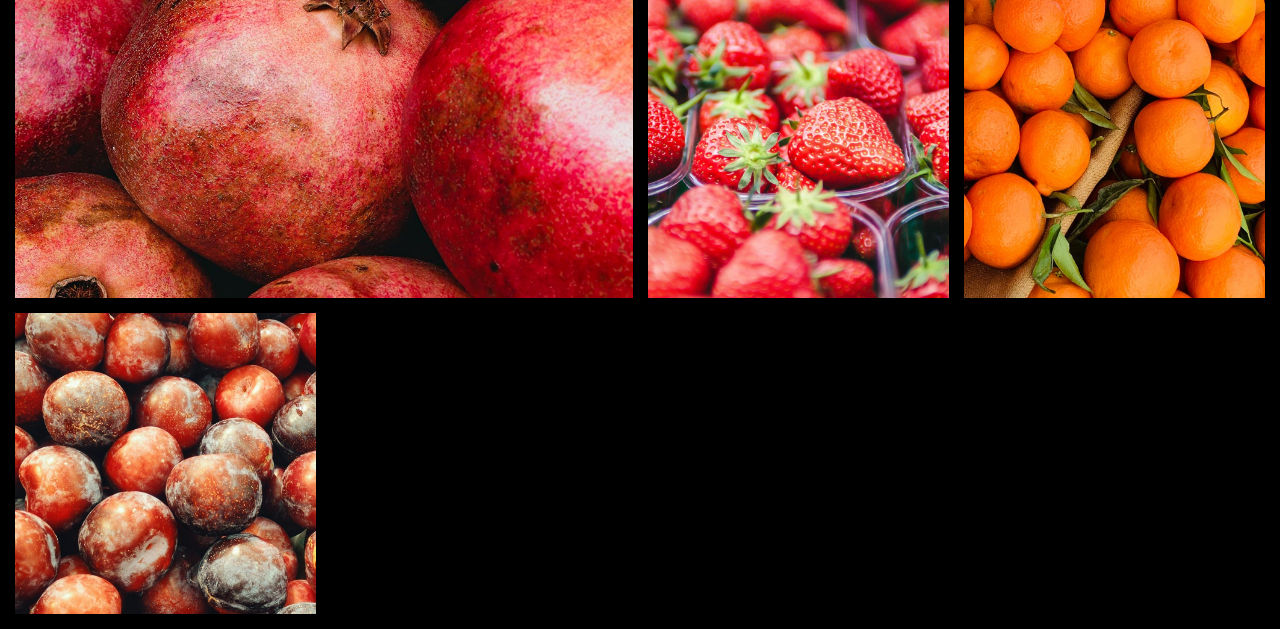
<file: Grid Image Gallery/index.html>
<!DOCTYPE html>
<html lang="en">
<head>
	<meta charset="UTF-8">
	<meta name="viewport" content="width=device-width, initial-scale=1.0">
	<title>Grid Image Gallery</title>
	<link rel="stylesheet" href="css/main.css">
</head>
<body>

	<div class="gallery">
		<img src="img/stand.jpg" class="big">
		<img src="img/customer.jpg">
		<img src="img/grapes.jpg">
		<img src="img/pears.jpg" class="big">
		<img src="img/raspberries.jpg">
		<img src="img/cherries.jpg">
		<img src="img/apples.jpg">
		<img src="img/lemons.jpg">
		<img src="img/papaya.jpg" class="big">
		<img src="img/pomegranate.jpg" class="big">
		<img src="img/strawberries.jpg">
		<img src="img/oranges.jpg">
		<img src="img/plums.jpg">
	</div>

</body>
</html>
</file>
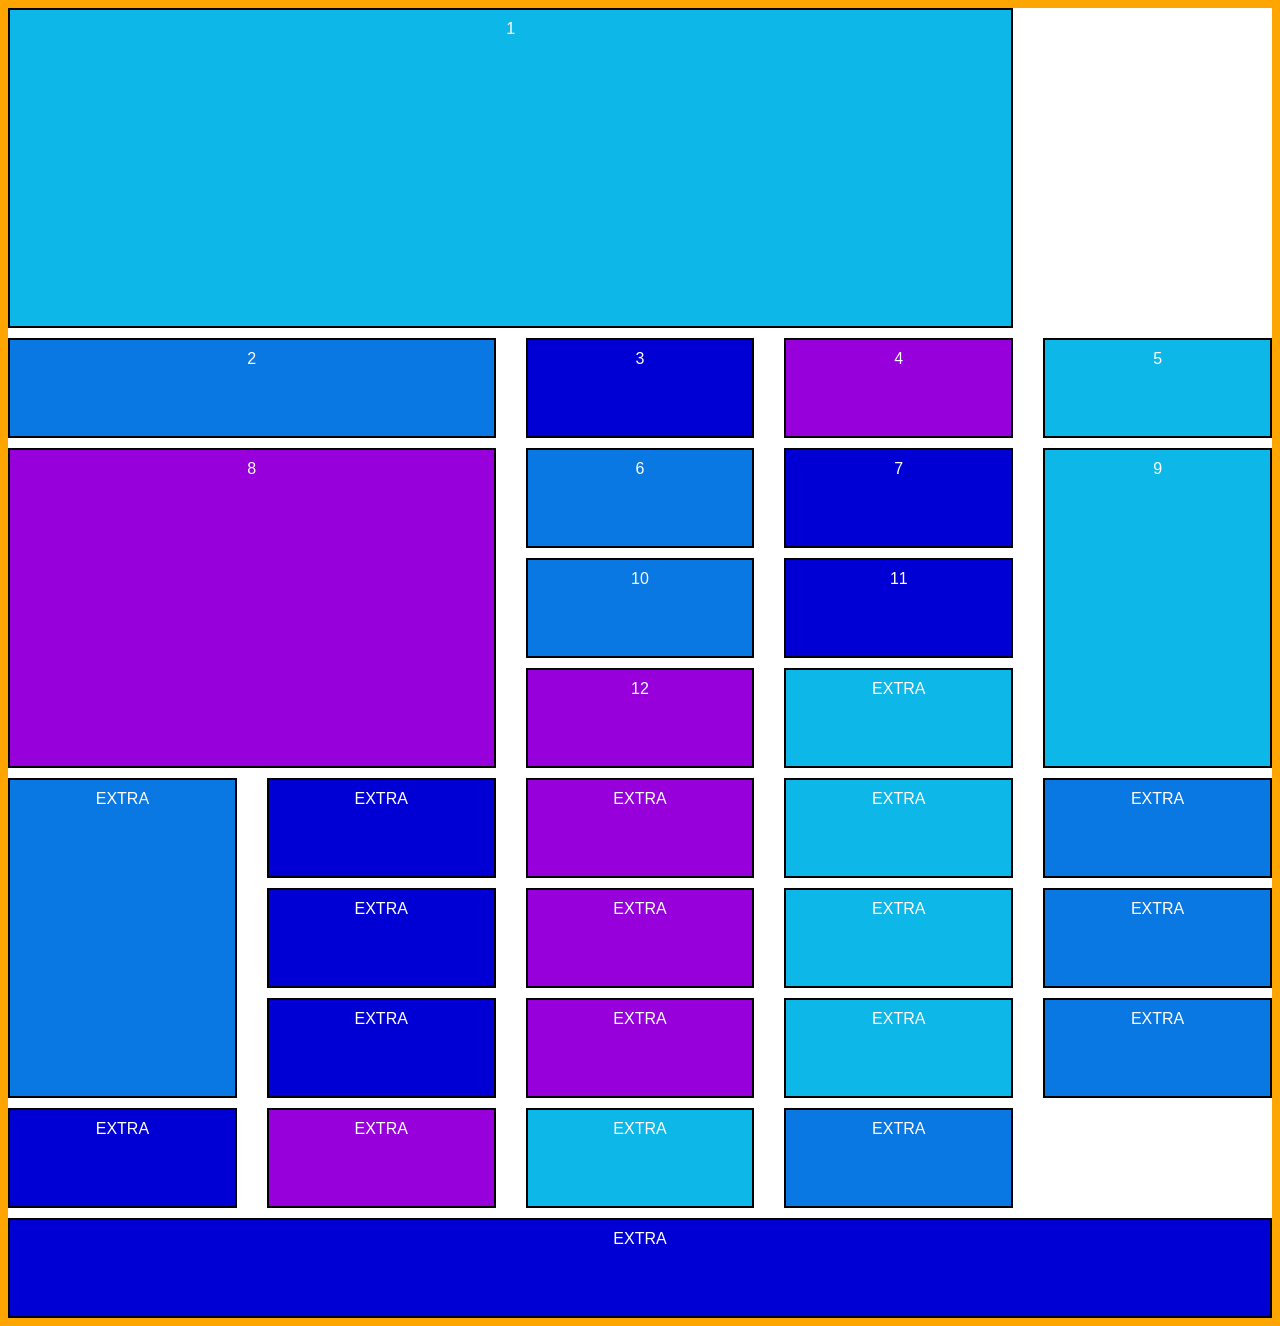
<file: Grid Intro/index.html>
<!DOCTYPE html>
<html lang="en">
<head>
	<meta charset="UTF-8">
	<meta name="viewport" content="width=device-width, initial-scale=1.0">
	<title>Grid Intro</title>
	<link rel="stylesheet" href="css/main.css">
</head>
<body>

	<div class="container">
		<div class="header">1</div>
		<div>2</div>
		<div>3</div>
		<div>4</div>
		<div>5</div>
		<div>6</div>
		<div>7</div>
		<div>8</div>
		<div class="row-span-3">9</div>
		<div>10</div>
		<div>11</div>
		<div>12</div>
		<div>EXTRA</div>
		<div class="row-span-3">EXTRA</div>
		<div>EXTRA</div>
		<div>EXTRA</div>
		<div>EXTRA</div>
		<div>EXTRA</div>
		<div>EXTRA</div>
		<div>EXTRA</div>
		<div>EXTRA</div>
		<div>EXTRA</div>
		<div>EXTRA</div>
		<div>EXTRA</div>
		<div>EXTRA</div>
		<div>EXTRA</div>
		<div>EXTRA</div>
		<div>EXTRA</div>
		<div>EXTRA</div>
		<div>EXTRA</div>
		<div>EXTRA</div>
	</div>

</body>
</html>
</file>
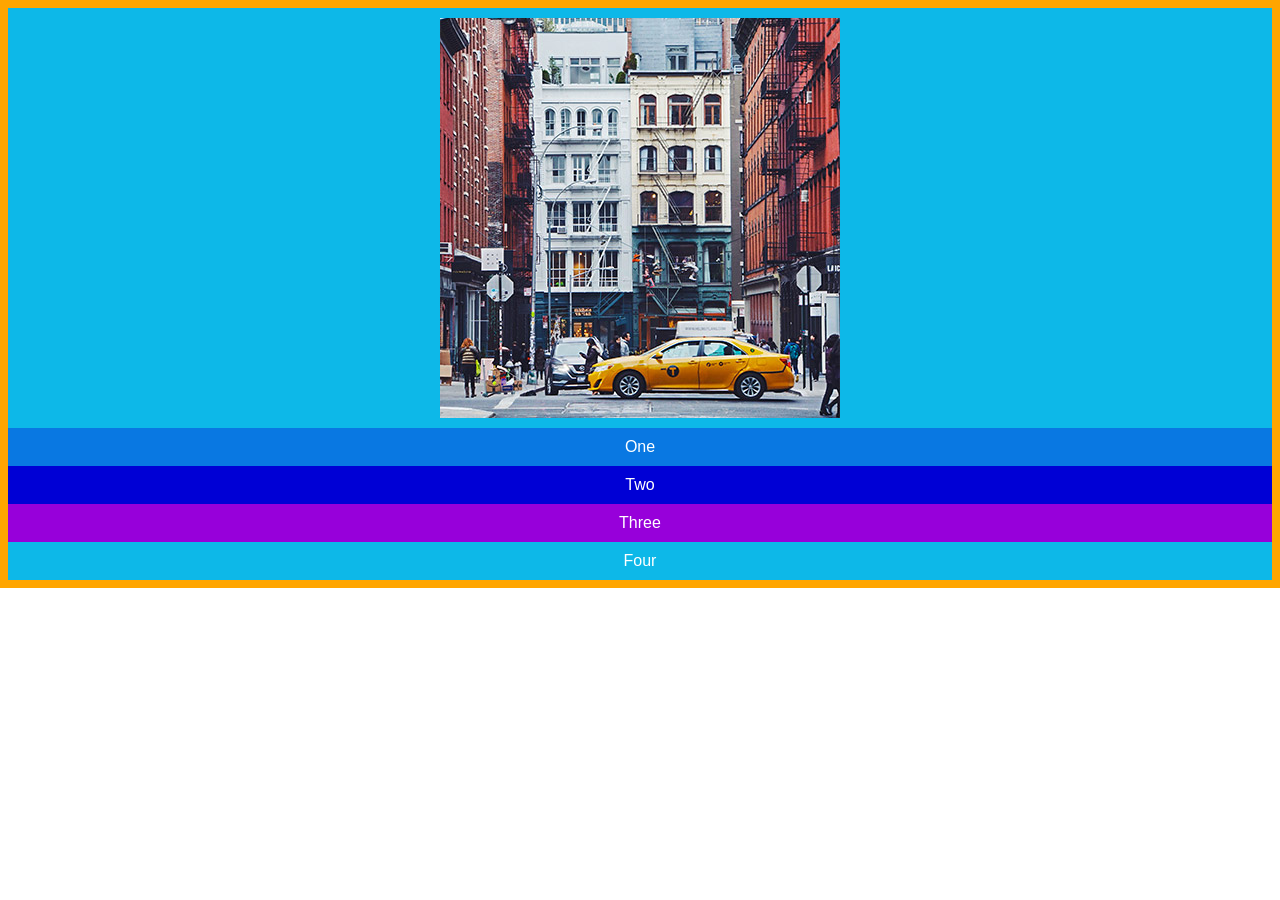
<file: Grid Minmax/index.html>
<!DOCTYPE html>
<html lang="en">
<head>
	<meta charset="UTF-8">
	<meta name="viewport" content="width=device-width, initial-scale=1.0">
	<title>Grid Auto-Fit & Minmax</title>
	<link rel="stylesheet" href="css/main.css">
</head>
<body>

	<div class="container">
		<div><img src="img/nyc.jpg"></div>
		<div>One</div>
		<div>Two</div>
		<div>Three</div>
		<div>Four</div>
		<!-- <div>Five</div> -->
		<!-- <div>Six</div> -->
		<!-- <div>Seven</div>
		<div>Eight</div>
		<div>Nine</div>
		<div>Ten</div>
		<div>Eleven</div>
		<div>Twelve</div> -->
	</div>

</body>
</html>
</file>
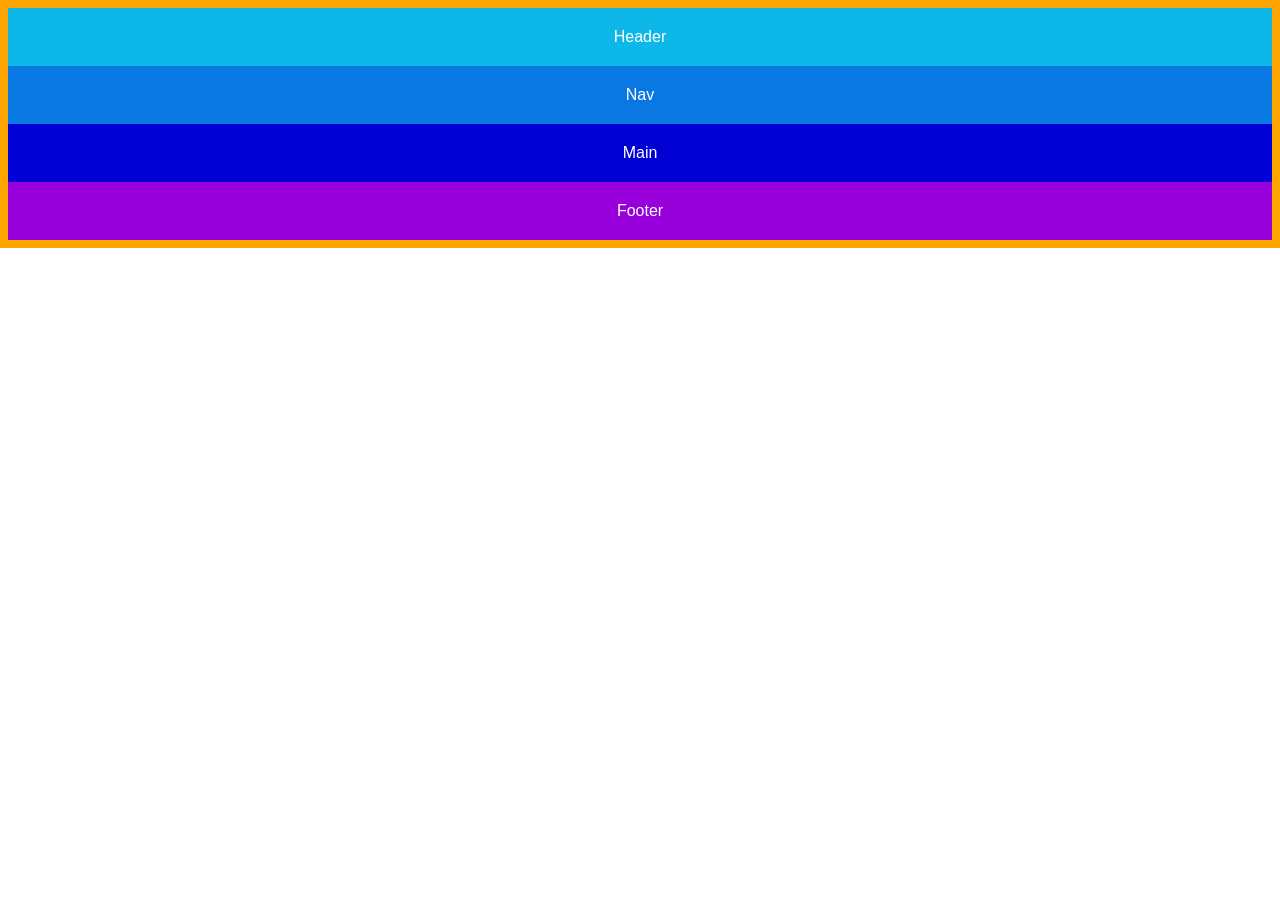
<file: Grid Sizing and Placing/index.html>
<!DOCTYPE html>
<html lang="en">
<head>
	<meta charset="UTF-8">
	<meta name="viewport" content="width=device-width, initial-scale=1.0">
	<title>Grid Sizing & Placing</title>
	<link rel="stylesheet" href="css/main.css">
</head>
<body>

	<div class="container">
		<header>Header</header>
		<nav>Nav</nav>
		<main>Main</main>
		<footer>Footer</footer>
	</div>

</body>
</html>
</file>
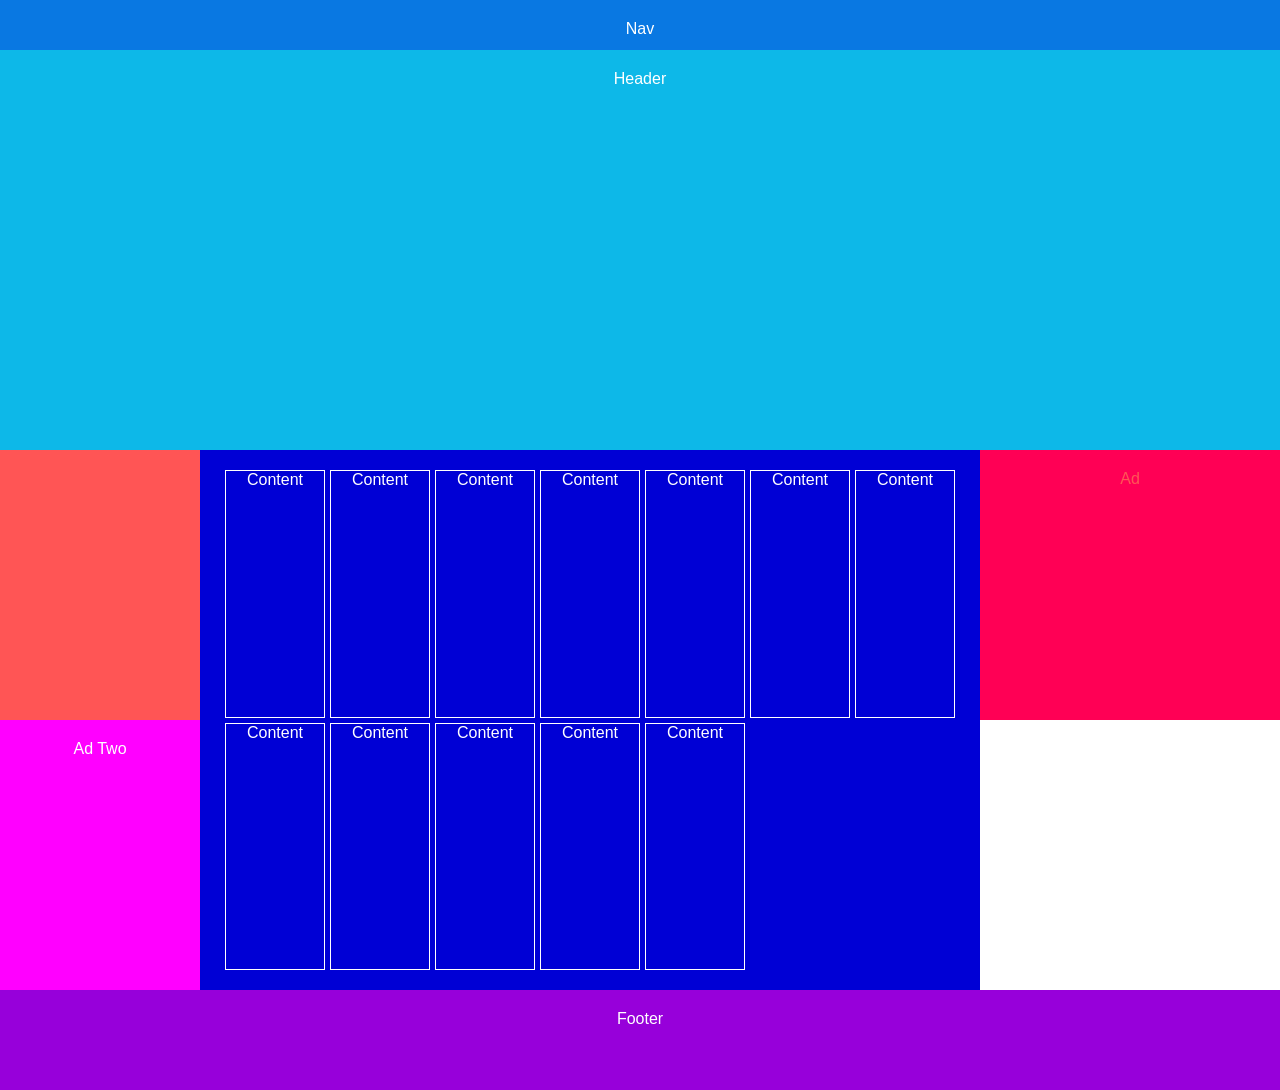
<file: Grid Template Areas/index.html>
<!DOCTYPE html>
<html lang="en">
<head>
	<meta charset="UTF-8">
	<meta name="viewport" content="width=device-width, initial-scale=1.0">
	<title>Grid Template Areas</title>
	<link rel="stylesheet" href="css/main.css">
</head>
<body>

	<div class="container">
		<header>Header</header>
		<nav>Nav</nav>
		<main>
			<div>Content</div>
			<div>Content</div>
			<div>Content</div>
			<div>Content</div>
			<div>Content</div>
			<div>Content</div>
			<div>Content</div>
			<div>Content</div>
			<div>Content</div>
			<div>Content</div>
			<div>Content</div>
			<div>Content</div>
		</main>
		<div style="background: magenta;" class="ad">Ad</div>
		<div style="background: magenta;" class="ad-two">Ad Two</div>
		<footer>Footer</footer>

		<div class="overlay">Overlay</div>
	</div>

</body>
</html>
</file>
<file: Bootstrap More Grids/css/main.css>
img {
	max-width: 100%;
}
h2 {
	font-size: 1.7rem;
}
</file>
<file: Bootstrap Spacing and Layout/css/main.css>
img {
	max-width: 100%;
}
h2 {
	font-size: 1.7rem;
}
</file>
<file: Bootstrap Starter/css/main.css>
img {
    max-width: 100%;
}

.card h2 {
    font-size: 1.7em;
}

div.footer-links * {
    border: none;
}

div.footer-links {
    border-radius: 0;
}
/* .row {
    border: dashed green 5px;
}

.col {
    border: dotted red 5px;
} */

/* overwriting the bootstrap css */

/* .col-2 {
    width: 25%;
}

.col-3 {
    width: 16.6666666667%;
} */
</file>
<file: Flexbox Intro/css/main.css>
/* FLEXBOX STYLING */

ul.navbar {
	display: flex;
	flex-direction: row;
	justify-content: space-between;
	align-items: end;
	height: 40vh;
}

ul.navbar li {
	/* flex-grow: 1; */
}

ul.navbar li.about {
	background: magenta;
	/* flex-grow: 1; */
	align-self: stretch;
	/* flex-grow: 0; */
}

ul.navbar li.logo {
	/* flex-grow: 1; */
	/* flex-shrink: 0;
	flex-basis: 120px; */
	flex: 1 0 120px;
}

/* div.links {
	display: flex;
	flex-direction: row;
	align-items: center;
} */

footer {
	display: flex;
	flex-direction: column;
	height: 50vh;
	justify-content: space-between;
	align-items: center;
}

footer div {
	flex-grow: 0;
}

div.address {
	flex-grow: 10;
}

div.copyright {
	/* margin-top: auto; */
	/* margin-bottom: auto; */
	flex-grow: 10;
}

li.hikes {
	/* margin-left: auto; */
}

/* OTHER STYLING */

*, *::before, *::after { 
	box-sizing: border-box;
}
html {
	-moz-text-size-adjust: 100%;
	-webkit-text-size-adjust: 100%;
	text-size-adjust: 100%;
}
body {
	font-family: sans-serif;
	margin: 0;
}
img {
	max-width: 100%;
	vertical-align: bottom;
}
.navbar {
	border: 8px solid gray;
	list-style-type: none;
	padding: 0;
	margin: 0;
	margin-bottom: 20px;
}
.navbar li {
	color: white;
	padding: 10px;
}
.navbar .logo {
	background: #0db8e8;
}
.navbar .hikes {
	background: #0978e2;
}
.navbar .about {
	background: magenta;
}
.navbar .contact {
	background: #9700da;
}
.navbar .signup {
	background: #dc00d4;
	font-size: 1.5em;
}
footer {
	border: 8px solid gray;
	margin-top: 20px;
}
footer div {
	border: 2px solid red;
	padding: 10px;
}
</file>
<file: Flexbox Reorder Content/css/main.css>
/* REORDER STYLING */

ul.navbar {
	/* flex-direction: row-reverse; */
}

.signup {
	order: 10;
}

.excursions {
	order: 30;
}

.logo {
	order: 30;
}

.about {
	order: -10;
}

.contact {
	order: -20;
}


/* OTHER STYLING */

*, *::before, *::after { 
	box-sizing: border-box;
}
html {
	-moz-text-size-adjust: 100%;
	-webkit-text-size-adjust: 100%;
	text-size-adjust: 100%;
}
body {
	font-family: sans-serif;
	margin: 0;
}
img {
	max-width: 100%;
	vertical-align: bottom;
}
.navbar {
	display: flex;
	flex-wrap: wrap;
	border: 8px solid gray;
	list-style-type: none;
	padding: 0;
	margin: 0;
	margin-bottom: 20px;
}
.navbar li {
	color: white;
	padding: 10px;
}
.navbar .logo {
	background: #0db8e8;
}
.navbar .excursions {
	background: #0978e2;
}
.navbar .about {
	background: #0000d5;
}
.navbar .contact {
	background: #9700da;
}
.navbar .signup {
	background: #dc00d4;
}
footer {
	border: 8px solid gray;
	margin-top: 20px;
}
footer div {
	border: 2px solid red;
	padding: 10px;
}
@media (max-width: 570px) {
	.navbar .logo {
		flex-basis: 100%;
	}
	.navbar li {
		flex: 1 0 50%;
		text-align: center;
	}
}
@media (min-width: 571px) {
	.navbar .logo {
		margin-right: auto;
	}
	footer {
		display: flex;
	}
	footer .copyright {
		flex-grow: 1;
		text-align: center;
	}
}
</file>
<file: Flexbox Size Alignment/css/main.css>
*, *::before, *::after { 
	box-sizing: border-box;
}
html {
	-moz-text-size-adjust: 100%;
	-webkit-text-size-adjust: 100%;
	text-size-adjust: 100%;
}
body {
	font-family: sans-serif;
	margin: 0;
}
img {
	max-width: 100%;
	vertical-align: bottom;
}
.navbar {
	display: flex;
	border: 8px solid gray;
	list-style-type: none;
	padding: 0;
	margin: 0;
	margin-bottom: 20px;
}
.navbar li {
	color: white;
	padding: 10px;
}
.navbar .logo {
	margin-right: auto;
	background: #0db8e8;
}
.navbar .hikes {
	background: #0978e2;
}
.navbar .about {
	background: #0000d5;
}
.navbar .contact {
	background: #9700da;
}
.navbar .signup {
	background: #dc00d4;
	font-size: 1.5em;
}
footer {
	border: 8px solid gray;
	margin-top: 20px;
}
footer div {
	border: 2px solid red;
	padding: 10px;
}
</file>
<file: Flexbox Vertical Centering/css/main.css>
/* HEADER STYLING */

header {
	height: 100vh;
	background: linear-gradient(#ff00f200, #ff00f2ff), url(../img/mountains@2x.jpg) center;
	display: flex;
	flex-direction: column;
	justify-content: center;
	align-items: center;
	padding: 60px 0 20px;
}

header h1 {
	margin: auto;
}

@keyframes bounce {
	0% { transform: translateY(0px) }
	50% { transform: translateY(30px) }
	100% { transform: translateY(0px) }
}

a.scroll-down:hover img {
	animation: bounce 1s ease;
}

/* OTHER STYLING */

*, *::before, *::after { 
	box-sizing: border-box;
}
html {
	scroll-behavior: smooth;
	-moz-text-size-adjust: 100%;
	-webkit-text-size-adjust: 100%;
	text-size-adjust: 100%;
}
body {
	font-family: "Rokkitt", serif;
	margin: 0;
}
img {
	max-width: 100%;
	vertical-align: bottom;
}
p {
	margin-top: 0;
}
header {
	color: #fff;
	background-size: cover;
}
h1 {
	font-family: "Vast Shadow";
	font-weight: normal;
	text-transform: uppercase;
	font-size: 21vw;
	line-height: 1;
	margin: 0;
}
h2 {
	font-family: "Vast Shadow";
	font-weight: normal;
	font-size: 1.8rem;
	color: #4d78a4;
	text-transform: uppercase;
	margin: 0;
}
.scroll-down {
	opacity: .6;
}
main {
	font-size: 1.4rem;
	line-height: 1.6;
	max-width: 40em;
	margin: auto;
	padding: 1em;
}
@media (min-width: 600px) {
	header h1 {
		font-size: 9vw;
	}
}
</file>
<file: Flexbox Wrapping/css/main.css>
/* WRAP STYLES */

ul.navbar {
	display: flex;
	flex-wrap: wrap;
	justify-content: space-around;
}

ul.navbar li.logo {
	flex-shrink: 0;
	flex-basis: 160px;
	margin-right: auto;
}

/* OTHER STYLING */

*, *::before, *::after { 
	box-sizing: border-box;
}
html {
	-moz-text-size-adjust: 100%;
	-webkit-text-size-adjust: 100%;
	text-size-adjust: 100%;
}
body {
	font-family: sans-serif;
	margin: 0;
}
img {
	max-width: 100%;
	vertical-align: bottom;
}
.navbar {
	border: 8px solid gray;
	list-style-type: none;
	padding: 0;
	margin: 0;
	margin-bottom: 20px;
}
.navbar li {
	color: white;
	padding: 10px;
}
.navbar .logo {
	background: #0db8e8;
}
.navbar .excursions {
	background: #0978e2;
}
.navbar .about {
	background: #0000d5;
}
.navbar .contact {
	background: #9700da;
}
.navbar .signup {
	background: #dc00d4;
}
footer {
	border: 8px solid gray;
	margin-top: 20px;
}
footer div {
	border: 2px solid red;
	padding: 10px;
}

@media (min-width: 571px) {
	footer {
		display: flex;
	}
	footer .copyright {
		flex-grow: 1;
		text-align: center;
	}
	footer .social {
		flex-grow: 0;
	}
}
</file>
<file: Grid Alignment and Order/css/main.css>
/* ALIGNMENT STYLING */

.gallery {
	display: grid;
	height: 100vh;
	gap: 30px;
	grid-template-columns: repeat(4, 100px);
	/* aligns within an individual grid cell */
	justify-items: center;
	align-items: center;
	/* aligns cells on the grid */
	justify-content: center;
	align-content: center;
}

.gallery * {
	/* border: solid black 2px; */
}

.diesel {
	align-self: end;
	order: -1;
}

.mitsubishi {
	justify-self: center;
}

/* OTHER STYLING */

*, *::before, *::after { 
	box-sizing: border-box;
}
html {
	-moz-text-size-adjust: 100%;
	-webkit-text-size-adjust: 100%;
	text-size-adjust: 100%;
}
body {
	margin: 30px;
	font-family: sans-serif;
}
img {
	max-width: 100%;
	vertical-align: bottom;
}
.logo-wrapper {
	background: #d7e1ff;
}
.gallery {
	border: 8px solid orange;
}
</file>
<file: Grid Article/css/main.css>
/* LAYOUT STYLING */

article {
	display: grid;
	gap: 30px;
	grid-template-columns: 1fr;
}

p {
	margin: 0;
}

@media (min-width: 700px) {

	article {
		grid-template-columns: 1fr 690px 1fr;
	}

	article > * {
		grid-column: 2 / -2;
	}

	article > figure {
		grid-column: 1 / -1;
	}

	article > blockquote {
		grid-column: 1 / -1;
		margin: auto;
		padding: 20px;
		max-width: 1120px;
	}

	article > aside.right {
		grid-column-start: 3;
		align-self: center;
		max-width: 260px;
	}

	article > aside.left {
		grid-column: 1;
		max-width: 260px;
		border-left-width: 0;
		border-right-width: 1px;
		align-self: center;
		text-align: right;
		justify-self: right;
	}
}

/* OTHER STYLING */

*, *::before, *::after { 
	box-sizing: border-box;
}
:root {
	font-size: 1.125rem;
}
html {
	-moz-text-size-adjust: 100%;
	-webkit-text-size-adjust: 100%;
	text-size-adjust: 100%;
}
body {
	margin: 20px auto;
	font-family: "Fauna One", serif;
	font-size: 1rem;
	line-height: 1.9;
}
img {
	max-width: 100%;
	vertical-align: bottom;
}
h1 {
	font-family: "Abril Fatface", serif;
	font-weight: 400;
	font-size: 15vw;
	line-height: 1;
	margin: 0;
}
a {
	color: hsl(219, 100%, 60%);
	text-decoration: none;
}
a:hover {
	color: hsl(219, 80%, 70%);
}
article > figure > img {
	width: 100%;
}
article > figure > figcaption {
	font-family: Vollkorn, serif;
	font-style: italic;
	font-weight: 600;
	margin: .7em;
	text-align: center;
}
article > blockquote {
	font-family: Vollkorn, serif;
	font-style: italic;
	font-size: 2rem;
	line-height: 1.4;
	text-align: center;
}
article > aside {
	font-size: .75rem;
	border: 0 solid #bbb;
	border-left-width: 1px;
	padding: 0 1em;
}
@media (min-width: 700px) {
	h1 {
		font-size: 8vw;
	}
}
</file>
<file: Grid Image Gallery/css/main.css>
/* MASONRY STYLING */

.gallery {
	display: grid;
	gap: 15px;
	grid-template-columns: repeat(auto-fit, minmax(250px, 1fr));
	padding: 15px;
	grid-auto-flow: dense;
	/* max-width: 1200px; */
	margin: auto;
}

.big {
	grid-column: span 2;
	grid-row: span 2;
}

/* @media (min-width: 1200px) {
	.gallery {
		grid-template-columns: repeat(auto-fit, minmax(500px, 1fr));;
	}
} */

/* OTHER STYLING */

*, *::before, *::after { 
	box-sizing: border-box;
}
html {
	-moz-text-size-adjust: 100%;
	-webkit-text-size-adjust: 100%;
	text-size-adjust: 100%;
}
body {
	background: #000;
	color: #fff;
	font-family: sans-serif;
	margin: 0;
}
img {
	max-width: 100%;
	vertical-align: bottom;
}
</file>
<file: Grid Intro/css/main.css>
/* GRID STYLING */

.container {
	display: grid;
	grid-template-columns: repeat(auto-fit, minmax(200px, 1fr));
	/* grid-template-rows: 200px 200px 200px; */
	/* grid-template-rows: repeat(3, 200px); */
	/* column-gap: 30px;
	row-gap: 10px; */
	gap: 10px 30px;
	grid-auto-flow: row;
	grid-auto-rows: 100px;
}

.container div {
	border: solid black 2px;
}

.container :nth-child(2) {
	grid-column: span 2;
}

.container :nth-child(8) {
	/* grid-column: span 4; */
	grid-row-start: 5;
	grid-row-end: 8;
	grid-column-start: 1;
	grid-column-end: 3;
}

.row-span-3 {
	grid-row: span 3;
}

.header {
	grid-column: span 4;
	grid-row: span 3;
}

.container :last-child {
	/* grid-column-start: 1;
	grid-column-end: -1; */
	grid-column: 1 / -1;
}

/* OTHER STYLING */

*, *::before, *::after { 
	box-sizing: border-box;
}
html {
	-moz-text-size-adjust: 100%;
	-webkit-text-size-adjust: 100%;
	text-size-adjust: 100%;
}
body {
	font-family: sans-serif;
	margin: 0;
}
img {
	max-width: 100%;
	vertical-align: bottom;
}
.container {
	border: 8px solid orange;
}
.container div {
	color: white;
	padding: 10px;
	text-align: center;
}
.container div:nth-child(4n+1) {
	background: #0db8e8;
}
.container div:nth-child(4n+2) {
	background: #0978e2;
}
.container div:nth-child(4n+3) {
	background: #0000d5;
}
.container div:nth-child(4n+4) {
	background: #9700da;
}
</file>
<file: Grid Minmax/css/main.css>
*, *::before, *::after { 
	box-sizing: border-box;
}
html {
	-moz-text-size-adjust: 100%;
	-webkit-text-size-adjust: 100%;
	text-size-adjust: 100%;
}
body {
	font-family: sans-serif;
	margin: 0;
}
img {
	max-width: 100%;
	vertical-align: bottom;
}
.container {
	border: 8px solid orange;
}
.container div {
	color: white;
	padding: 10px;
	text-align: center;
}
.container div:nth-child(4n+1) {
	background: #0db8e8;
}
.container div:nth-child(4n+2) {
	background: #0978e2;
}
.container div:nth-child(4n+3) {
	background: #0000d5;
}
.container div:nth-child(4n+4) {
	background: #9700da;
}
</file>
<file: Grid Sizing and Placing/css/main.css>
*, *::before, *::after { 
	box-sizing: border-box;
}
html {
	-moz-text-size-adjust: 100%;
	-webkit-text-size-adjust: 100%;
	text-size-adjust: 100%;
}
body {
	font-family: sans-serif;
	margin: 0;
}
.container {
	border: 8px solid orange;
}
.container > * {
	color: white;
	padding: 20px;
	text-align: center;
}
header {
	background: #0db8e8;
}
nav {
	background: #0978e2;
}
main {
	background: #0000d5;
}
footer {
	background: #9700da;
}
</file>
<file: Grid Template Areas/css/main.css>
/* LAYOUT STYLING */

.container {
	display: grid;
	grid-template-areas:
	"nav	nav		nav"
	"hero	hero 	hero"
	". 		main	ad"
	"ad-two	main 	."
	"footer	footer 	footer";
	grid-template-columns: 200px 1fr 300px;
	grid-template-rows: 50px 400px 30vh 30vh 100px;
}

header {
	grid-area: hero;
}

nav {
	grid-area: nav;
}

main {
	grid-area: main;
	display: grid;
	grid-template-columns: repeat(auto-fill, 100px);
	gap: 5px;
	justify-content: center;
}

main div {
	border: solid white 1px;
}

div.ad {
	grid-area: ad;
	z-index: -2;
}

div.ad-two {
	grid-area: ad-two;
}

footer {
	grid-area: footer;
}

.overlay {
	color: white;
	background: #f00a;
	grid-column: nav-start / hero-end;
	grid-row: hero-start / ad-end;
	z-index: -1;
}

/* OTHER STYLING */

*, *::before, *::after { 
	box-sizing: border-box;
}
html {
	-moz-text-size-adjust: 100%;
	-webkit-text-size-adjust: 100%;
	text-size-adjust: 100%;
}
body {
	font-family: sans-serif;
	margin: 0;
}
.container > * {
	color: white;
	padding: 20px;
	text-align: center;
}
header {
	background: #0db8e8;
}
nav {
	background: #0978e2;
}
main {
	background: #0000d5;
}
footer {
	background: #9700da;
}
</file>
